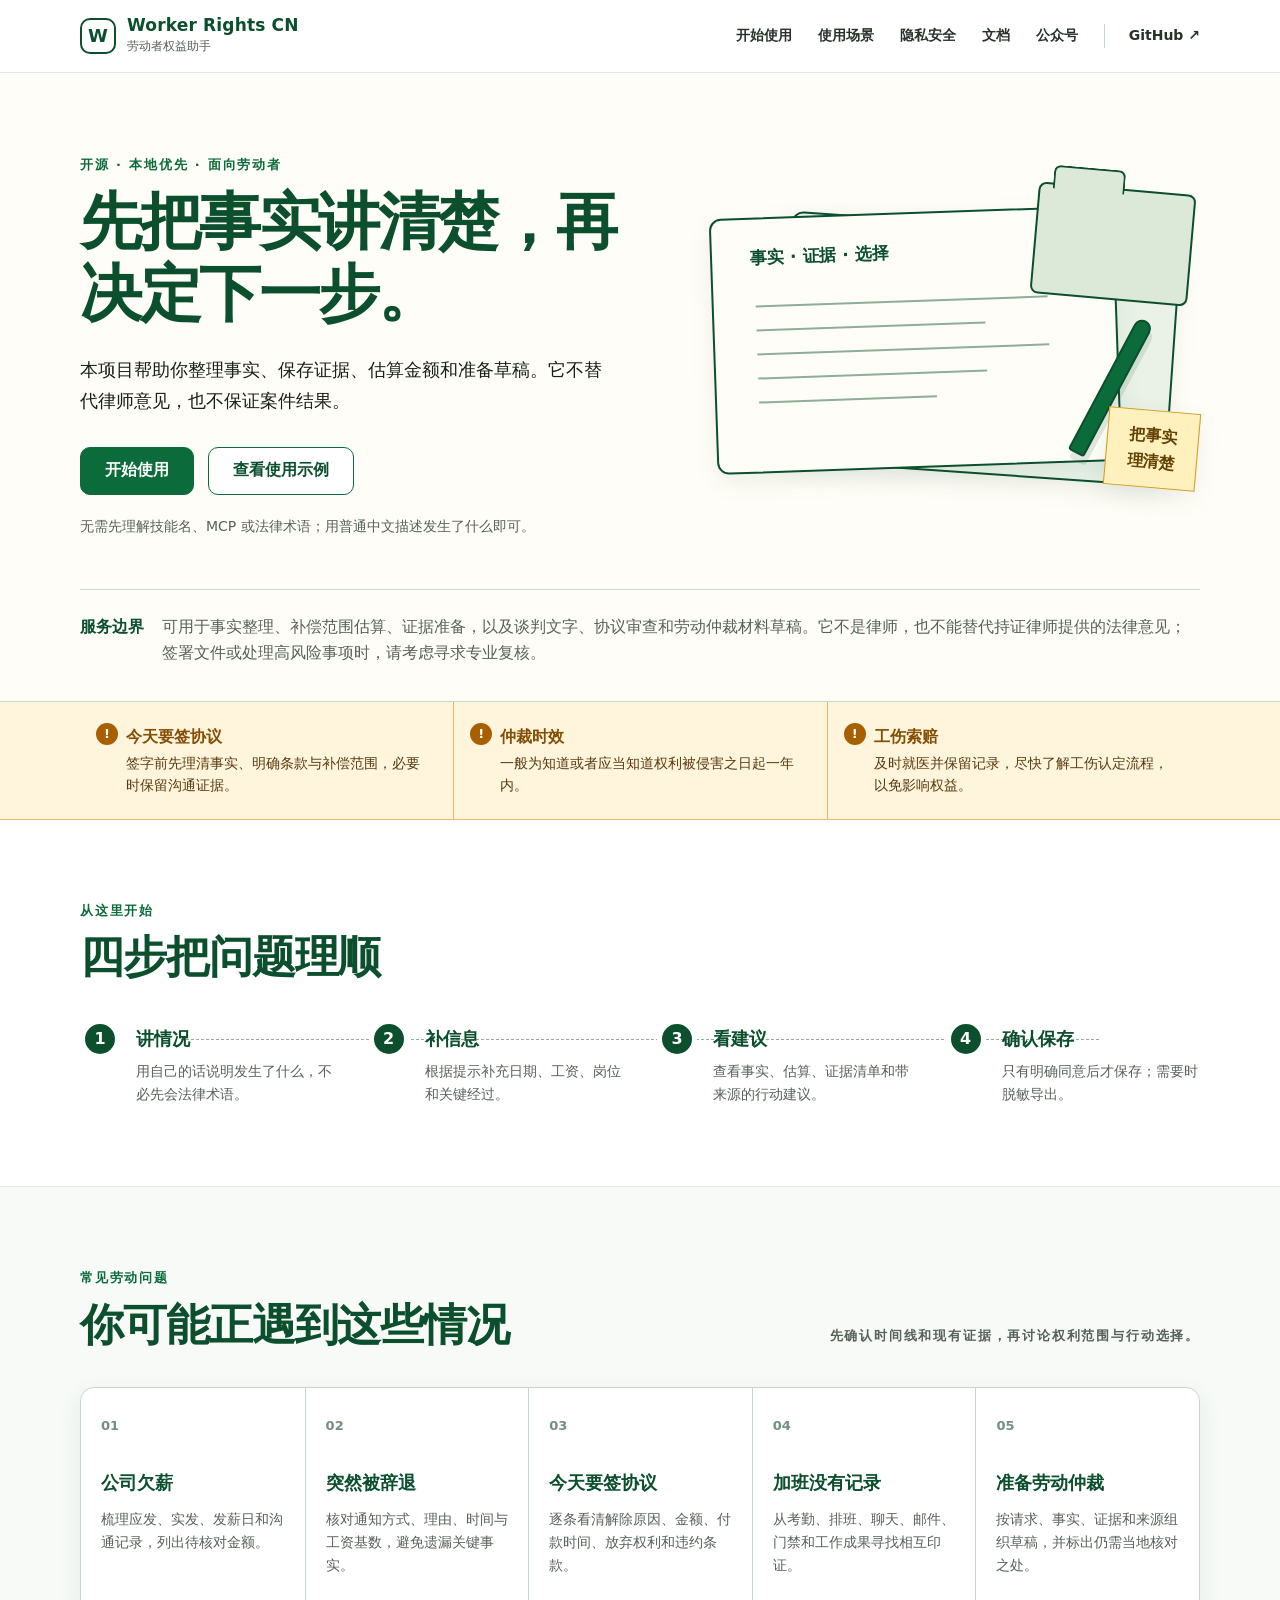
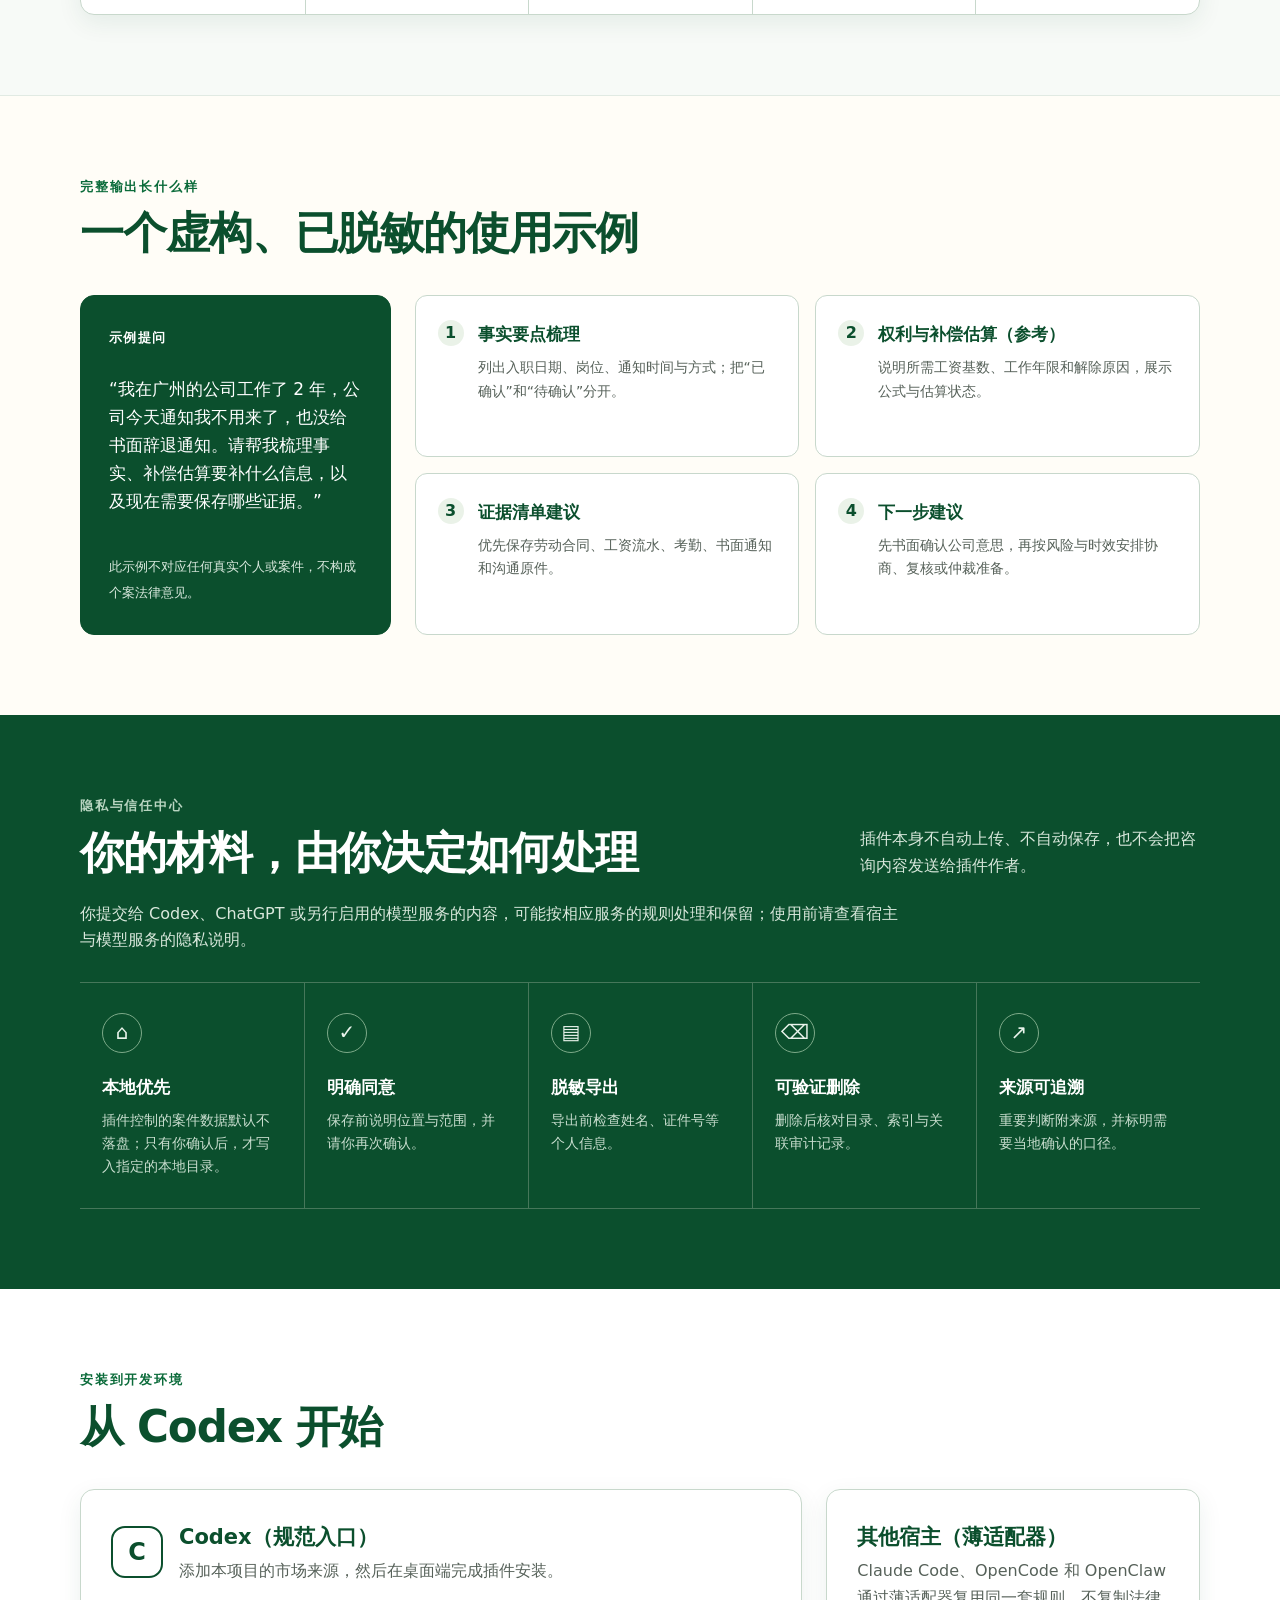
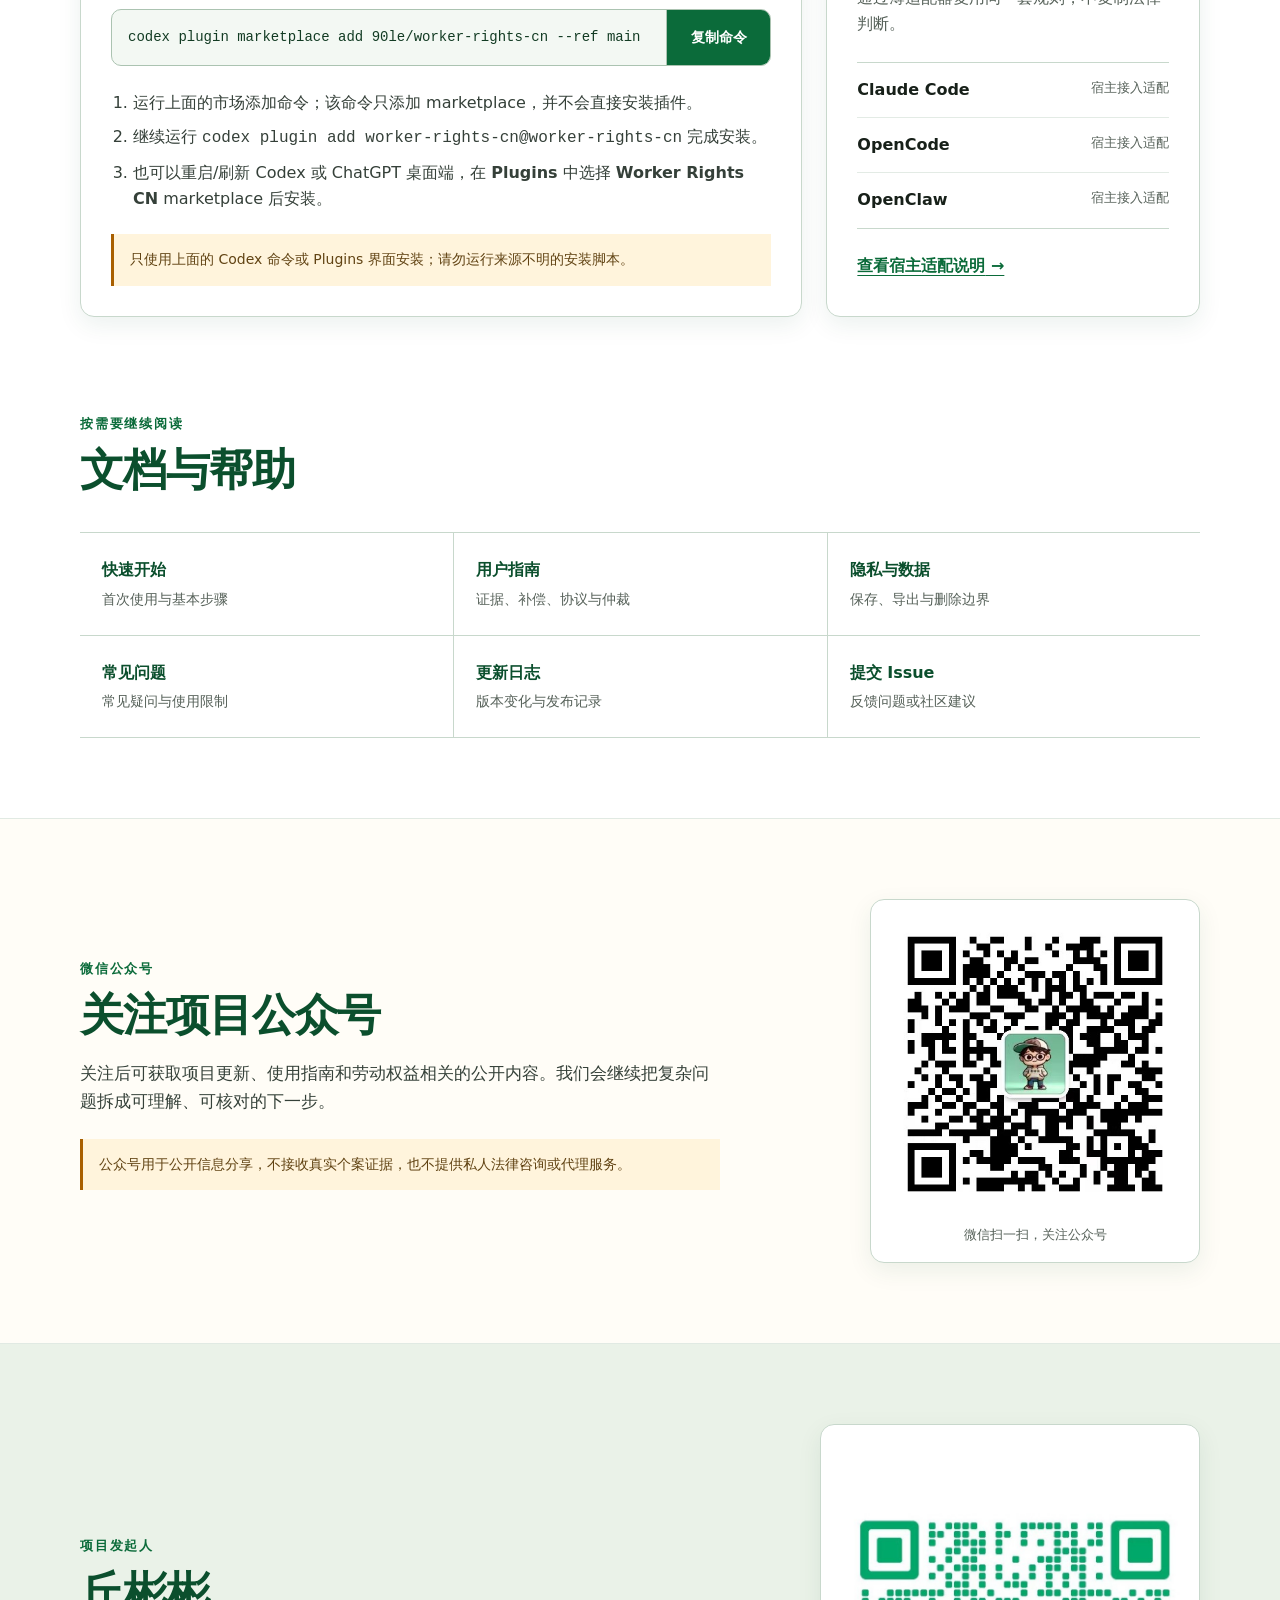
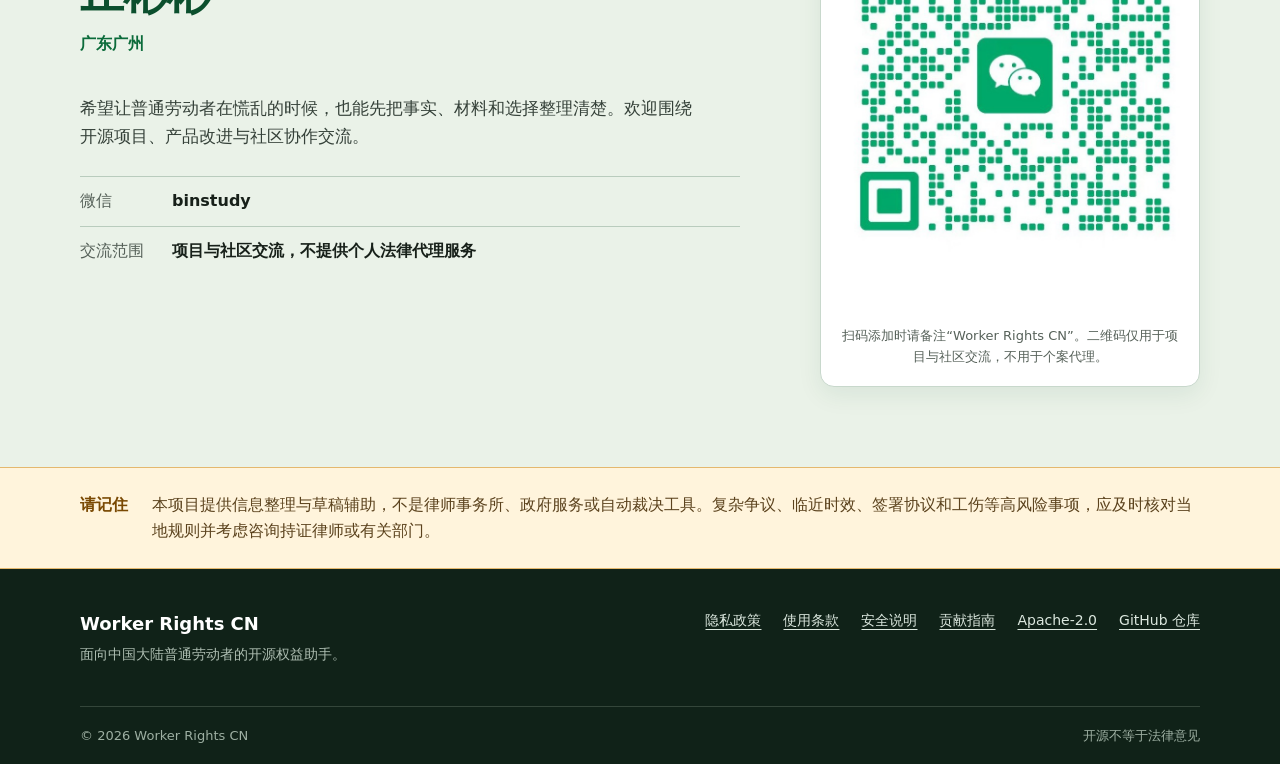
<file: site/index.html>
<!doctype html>
<html lang="zh-CN">
<head>
  <meta charset="utf-8">
  <meta name="viewport" content="width=device-width, initial-scale=1">
  <title>Worker Rights CN · 劳动者权益助手</title>
  <meta name="description" content="面向中国大陆普通劳动者的开源权益助手：整理事实、保存证据、估算金额和准备草稿。">
  <link rel="canonical" href="https://90le.github.io/worker-rights-cn/">
  <meta property="og:type" content="website">
  <meta property="og:title" content="Worker Rights CN · 劳动者权益助手">
  <meta property="og:description" content="先把事实讲清楚，再决定下一步。">
  <meta property="og:url" content="https://90le.github.io/worker-rights-cn/">
  <link rel="icon" href="assets/favicon.svg" type="image/svg+xml">
  <link rel="stylesheet" href="styles.css">
  <script src="script.js" defer></script>
</head>
<body>
  <a class="skip-link" href="#main-content">跳到主要内容</a>

  <header class="site-header">
    <div class="shell header-inner">
      <a class="brand" href="#top" aria-label="Worker Rights CN 首页">
        <span class="brand-mark" aria-hidden="true">W</span>
        <span><strong>Worker Rights CN</strong><small>劳动者权益助手</small></span>
      </a>
      <nav aria-label="主要导航">
        <a href="#start">开始使用</a>
        <a href="#scenarios">使用场景</a>
        <a href="#privacy">隐私安全</a>
        <a href="#docs">文档</a>
        <a href="#official-account">公众号</a>
        <a class="github-link" href="https://github.com/90le/worker-rights-cn">GitHub<span aria-hidden="true"> ↗</span></a>
      </nav>
    </div>
  </header>

  <main id="main-content">
    <section class="hero" id="top" aria-labelledby="hero-title">
      <div class="shell hero-grid">
        <div class="hero-copy">
          <p class="project-label">开源 · 本地优先 · 面向劳动者</p>
          <h1 id="hero-title">先把事实讲清楚，再决定下一步。</h1>
          <p class="hero-lead">本项目帮助你整理事实、保存证据、估算金额和准备草稿。它不替代律师意见，也不保证案件结果。</p>
          <div class="hero-actions">
            <a class="button button-primary" href="#install">开始使用</a>
            <a class="button button-secondary" href="#example">查看使用示例</a>
          </div>
          <p class="hero-note">无需先理解技能名、MCP 或法律术语；用普通中文描述发生了什么即可。</p>
        </div>
        <div class="hero-art" aria-hidden="true">
          <div class="paper-stack paper-back"></div>
          <div class="paper-stack paper-front">
            <span class="paper-line line-long"></span><span class="paper-line"></span><span class="paper-line line-long"></span>
            <span class="paper-line"></span><span class="paper-line line-short"></span>
          </div>
          <div class="folder-shape"></div>
          <div class="pen-shape"></div>
          <div class="sticky-note">把事实<br>理清楚</div>
        </div>
      </div>
      <div class="shell boundary" aria-label="服务边界">
        <strong>服务边界</strong>
        <p>可用于事实整理、补偿范围估算、证据准备，以及谈判文字、协议审查和劳动仲裁材料草稿。它不是律师，也不能替代持证律师提供的法律意见；签署文件或处理高风险事项时，请考虑寻求专业复核。</p>
      </div>
    </section>

    <aside class="urgent-strip" aria-label="紧急提醒">
      <div class="shell urgent-grid">
        <article><strong>今天要签协议</strong><p>签字前先理清事实、明确条款与补偿范围，必要时保留沟通证据。</p></article>
        <article><strong>仲裁时效</strong><p>一般为知道或者应当知道权利被侵害之日起一年内。</p></article>
        <article><strong>工伤索赔</strong><p>及时就医并保留记录，尽快了解工伤认定流程，以免影响权益。</p></article>
      </div>
    </aside>

    <section class="section workflow" id="start" aria-labelledby="workflow-title">
      <div class="shell">
        <div class="section-heading"><p>从这里开始</p><h2 id="workflow-title">四步把问题理顺</h2></div>
        <ol class="step-rail">
          <li><span class="step-number">1</span><div><h3>讲情况</h3><p>用自己的话说明发生了什么，不必先会法律术语。</p></div></li>
          <li><span class="step-number">2</span><div><h3>补信息</h3><p>根据提示补充日期、工资、岗位和关键经过。</p></div></li>
          <li><span class="step-number">3</span><div><h3>看建议</h3><p>查看事实、估算、证据清单和带来源的行动建议。</p></div></li>
          <li><span class="step-number">4</span><div><h3>确认保存</h3><p>只有明确同意后才保存；需要时脱敏导出。</p></div></li>
        </ol>
      </div>
    </section>

    <section class="section scenarios" id="scenarios" aria-labelledby="scenarios-title">
      <div class="shell">
        <div class="section-heading split-heading"><div><p>常见劳动问题</p><h2 id="scenarios-title">你可能正遇到这些情况</h2></div><p>先确认时间线和现有证据，再讨论权利范围与行动选择。</p></div>
        <div class="scenario-list">
          <article><span>01</span><div><h3>公司欠薪</h3><p>梳理应发、实发、发薪日和沟通记录，列出待核对金额。</p></div></article>
          <article><span>02</span><div><h3>突然被辞退</h3><p>核对通知方式、理由、时间与工资基数，避免遗漏关键事实。</p></div></article>
          <article><span>03</span><div><h3>今天要签协议</h3><p>逐条看清解除原因、金额、付款时间、放弃权利和违约条款。</p></div></article>
          <article><span>04</span><div><h3>加班没有记录</h3><p>从考勤、排班、聊天、邮件、门禁和工作成果寻找相互印证。</p></div></article>
          <article><span>05</span><div><h3>准备劳动仲裁</h3><p>按请求、事实、证据和来源组织草稿，并标出仍需当地核对之处。</p></div></article>
        </div>
      </div>
    </section>

    <section class="section example" id="example" aria-labelledby="example-title">
      <div class="shell">
        <div class="section-heading"><p>完整输出长什么样</p><h2 id="example-title">一个虚构、已脱敏的使用示例</h2></div>
        <div class="example-layout">
          <aside class="sample-prompt">
            <span>示例提问</span>
            <p>“我在广州的公司工作了 2 年，公司今天通知我不用来了，也没给书面辞退通知。请帮我梳理事实、补偿估算要补什么信息，以及现在需要保存哪些证据。”</p>
            <small>此示例不对应任何真实个人或案件，不构成个案法律意见。</small>
          </aside>
          <div class="answer-grid" aria-label="示例回答的四个部分">
            <article><b>1</b><h3>事实要点梳理</h3><p>列出入职日期、岗位、通知时间与方式；把“已确认”和“待确认”分开。</p></article>
            <article><b>2</b><h3>权利与补偿估算（参考）</h3><p>说明所需工资基数、工作年限和解除原因，展示公式与估算状态。</p></article>
            <article><b>3</b><h3>证据清单建议</h3><p>优先保存劳动合同、工资流水、考勤、书面通知和沟通原件。</p></article>
            <article><b>4</b><h3>下一步建议</h3><p>先书面确认公司意思，再按风险与时效安排协商、复核或仲裁准备。</p></article>
          </div>
        </div>
      </div>
    </section>

    <section class="section trust" id="privacy" aria-labelledby="privacy-title">
      <div class="shell">
        <div class="section-heading light-heading"><p>隐私与信任中心</p><h2 id="privacy-title">你的材料，由你决定如何处理</h2><span>插件本身不自动上传、不自动保存，也不会把咨询内容发送给插件作者。</span></div>
        <p class="host-privacy-note">你提交给 Codex、ChatGPT 或另行启用的模型服务的内容，可能按相应服务的规则处理和保留；使用前请查看宿主与模型服务的隐私说明。</p>
        <div class="trust-rail">
          <article><span aria-hidden="true">⌂</span><h3>本地优先</h3><p>插件控制的案件数据默认不落盘；只有你确认后，才写入指定的本地目录。</p></article>
          <article><span aria-hidden="true">✓</span><h3>明确同意</h3><p>保存前说明位置与范围，并请你再次确认。</p></article>
          <article><span aria-hidden="true">▤</span><h3>脱敏导出</h3><p>导出前检查姓名、证件号等个人信息。</p></article>
          <article><span aria-hidden="true">⌫</span><h3>可验证删除</h3><p>删除后核对目录、索引与关联审计记录。</p></article>
          <article><span aria-hidden="true">↗</span><h3>来源可追溯</h3><p>重要判断附来源，并标明需要当地确认的口径。</p></article>
        </div>
      </div>
    </section>

    <section class="section install" id="install" aria-labelledby="install-title">
      <div class="shell">
        <div class="section-heading"><p>安装到开发环境</p><h2 id="install-title">从 Codex 开始</h2></div>
        <div class="install-layout">
          <article class="codex-card">
            <div><span class="host-logo" aria-hidden="true">C</span><div><h3>Codex（规范入口）</h3><p>添加本项目的市场来源，然后在桌面端完成插件安装。</p></div></div>
            <div class="command-row">
              <code>codex plugin marketplace add 90le/worker-rights-cn --ref main</code>
              <button type="button" onclick="copyInstallCommand(this)" aria-label="复制 Codex 市场命令">复制命令</button>
            </div>
            <ol>
              <li>运行上面的市场添加命令；该命令只添加 marketplace，并不会直接安装插件。</li>
              <li>继续运行 <code>codex plugin add worker-rights-cn@worker-rights-cn</code> 完成安装。</li>
              <li>也可以重启/刷新 Codex 或 ChatGPT 桌面端，在 <strong>Plugins</strong> 中选择 <strong>Worker Rights CN</strong> marketplace 后安装。</li>
            </ol>
            <p class="install-warning">只使用上面的 Codex 命令或 Plugins 界面安装；请勿运行来源不明的安装脚本。</p>
          </article>
          <div class="adapter-panel">
            <h3>其他宿主（薄适配器）</h3>
            <p>Claude Code、OpenCode 和 OpenClaw 通过薄适配器复用同一套规则，不复制法律判断。</p>
            <ul><li><strong>Claude Code</strong><span>宿主接入适配</span></li><li><strong>OpenCode</strong><span>宿主接入适配</span></li><li><strong>OpenClaw</strong><span>宿主接入适配</span></li></ul>
            <a href="https://github.com/90le/worker-rights-cn/blob/main/plugins/worker-rights-cn/adapters/README.md">查看宿主适配说明<span aria-hidden="true"> →</span></a>
          </div>
        </div>
      </div>
    </section>

    <section class="section docs" id="docs" aria-labelledby="docs-title">
      <div class="shell">
        <div class="section-heading"><p>按需要继续阅读</p><h2 id="docs-title">文档与帮助</h2></div>
        <div class="doc-links">
          <a href="https://github.com/90le/worker-rights-cn/blob/main/docs/%E5%BF%AB%E9%80%9F%E5%BC%80%E5%A7%8B.md"><strong>快速开始</strong><span>首次使用与基本步骤</span></a>
          <a href="https://github.com/90le/worker-rights-cn/tree/main/docs"><strong>用户指南</strong><span>证据、补偿、协议与仲裁</span></a>
          <a href="https://github.com/90le/worker-rights-cn/blob/main/docs/%E9%9A%90%E7%A7%81%E4%B8%8E%E6%9C%AC%E5%9C%B0%E5%AD%98%E5%82%A8.md"><strong>隐私与数据</strong><span>保存、导出与删除边界</span></a>
          <a href="https://github.com/90le/worker-rights-cn/blob/main/docs/%E5%B8%B8%E8%A7%81%E9%97%AE%E9%A2%98.md"><strong>常见问题</strong><span>常见疑问与使用限制</span></a>
          <a href="https://github.com/90le/worker-rights-cn/blob/main/CHANGELOG.md"><strong>更新日志</strong><span>版本变化与发布记录</span></a>
          <a href="https://github.com/90le/worker-rights-cn/issues"><strong>提交 Issue</strong><span>反馈问题或社区建议</span></a>
        </div>
      </div>
    </section>

    <section class="section official-account" id="official-account" aria-labelledby="official-account-title">
      <div class="shell official-account-layout">
        <div class="official-account-copy">
          <p class="project-label">微信公众号</p>
          <h2 id="official-account-title">关注项目公众号</h2>
          <p>关注后可获取项目更新、使用指南和劳动权益相关的公开内容。我们会继续把复杂问题拆成可理解、可核对的下一步。</p>
          <p class="official-account-note">公众号用于公开信息分享，不接收真实个案证据，也不提供私人法律咨询或代理服务。</p>
        </div>
        <figure class="official-account-qr">
          <img src="assets/official-account-qr.jpg" alt="Worker Rights CN 公众号二维码" width="430" height="430">
          <figcaption>微信扫一扫，关注公众号</figcaption>
        </figure>
      </div>
    </section>

    <section class="section author" aria-labelledby="author-title">
      <div class="shell author-layout">
        <div class="author-copy">
          <p>项目发起人</p>
          <h2 id="author-title">丘彬彬</h2>
          <span class="location">广东广州</span>
          <p>希望让普通劳动者在慌乱的时候，也能先把事实、材料和选择整理清楚。欢迎围绕开源项目、产品改进与社区协作交流。</p>
          <dl><div><dt>微信</dt><dd>binstudy</dd></div><div><dt>交流范围</dt><dd>项目与社区交流，不提供个人法律代理服务</dd></div></dl>
        </div>
        <figure class="author-contact">
          <img class="author-image" src="assets/author-wechat.jpg" alt="丘彬彬的微信联系二维码" width="708" height="720">
          <figcaption>扫码添加时请备注“Worker Rights CN”。二维码仅用于项目与社区交流，不用于个案代理。</figcaption>
        </figure>
      </div>
    </section>

    <aside class="closing-boundary">
      <div class="shell"><strong>请记住</strong><p>本项目提供信息整理与草稿辅助，不是律师事务所、政府服务或自动裁决工具。复杂争议、临近时效、签署协议和工伤等高风险事项，应及时核对当地规则并考虑咨询持证律师或有关部门。</p></div>
    </aside>
  </main>

  <footer class="site-footer">
    <div class="shell footer-top">
      <div><strong>Worker Rights CN</strong><p>面向中国大陆普通劳动者的开源权益助手。</p></div>
      <nav aria-label="政策与社区链接">
        <a href="https://90le.github.io/worker-rights-cn/privacy.html">隐私政策</a>
        <a href="https://90le.github.io/worker-rights-cn/terms.html">使用条款</a>
        <a href="https://90le.github.io/worker-rights-cn/security.html">安全说明</a>
        <a href="https://github.com/90le/worker-rights-cn/blob/main/CONTRIBUTING.md">贡献指南</a>
        <a href="https://github.com/90le/worker-rights-cn/blob/main/LICENSE">Apache-2.0</a>
        <a href="https://github.com/90le/worker-rights-cn">GitHub 仓库</a>
      </nav>
    </div>
    <div class="shell footer-bottom"><span>© 2026 Worker Rights CN</span><span>开源不等于法律意见</span></div>
  </footer>
</body>
</html>
</file>
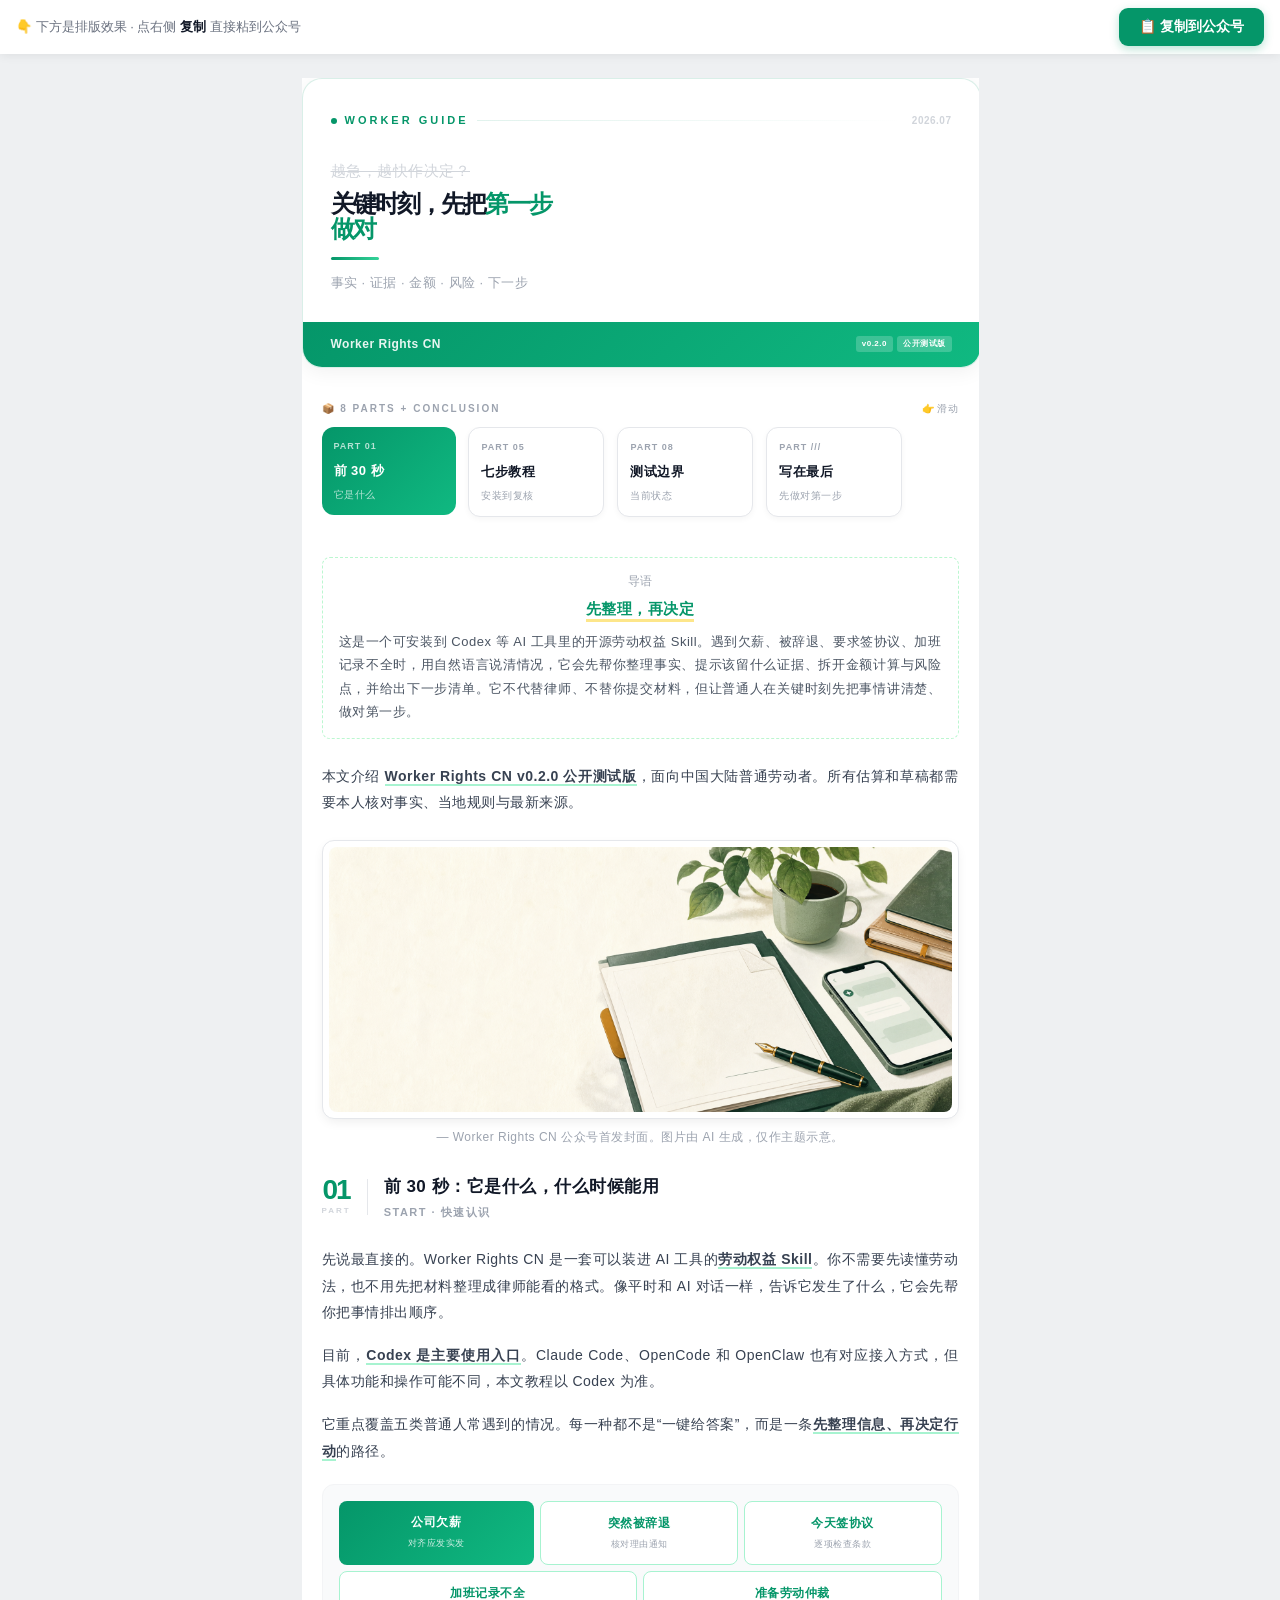
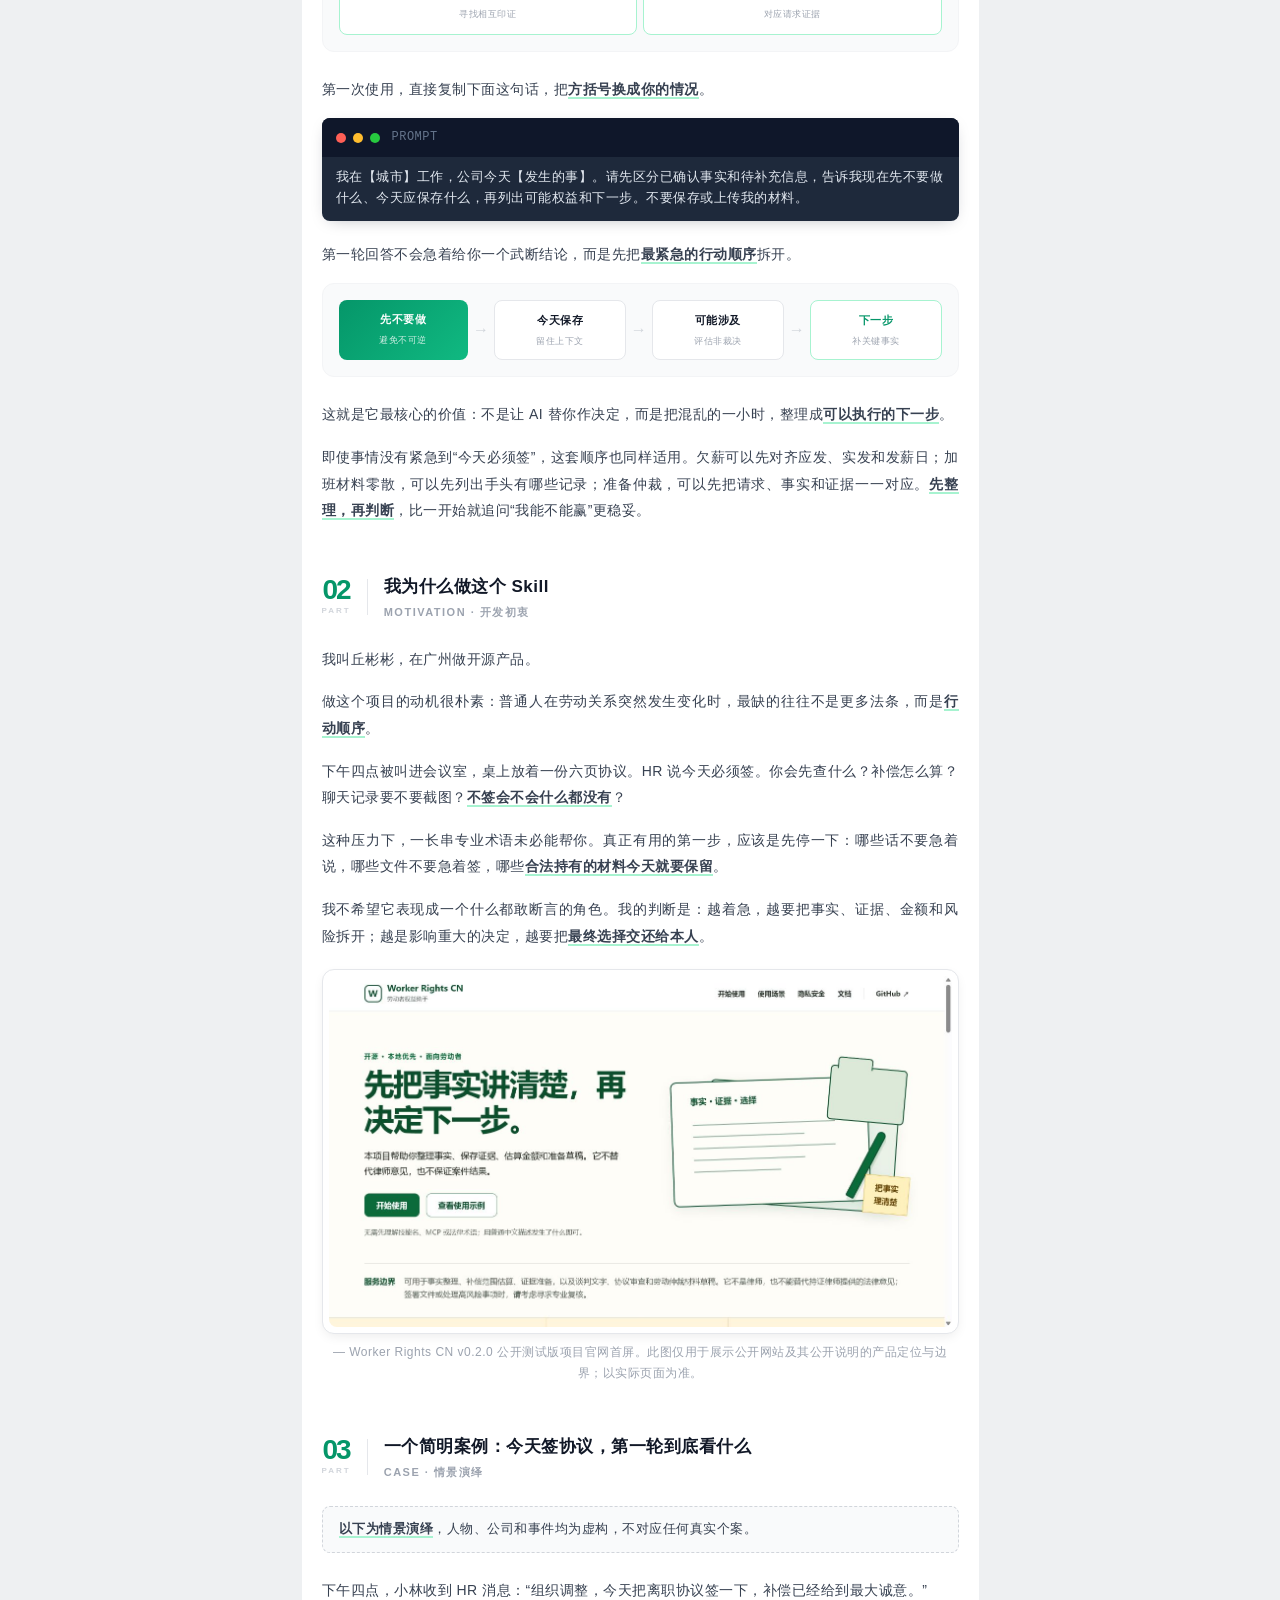
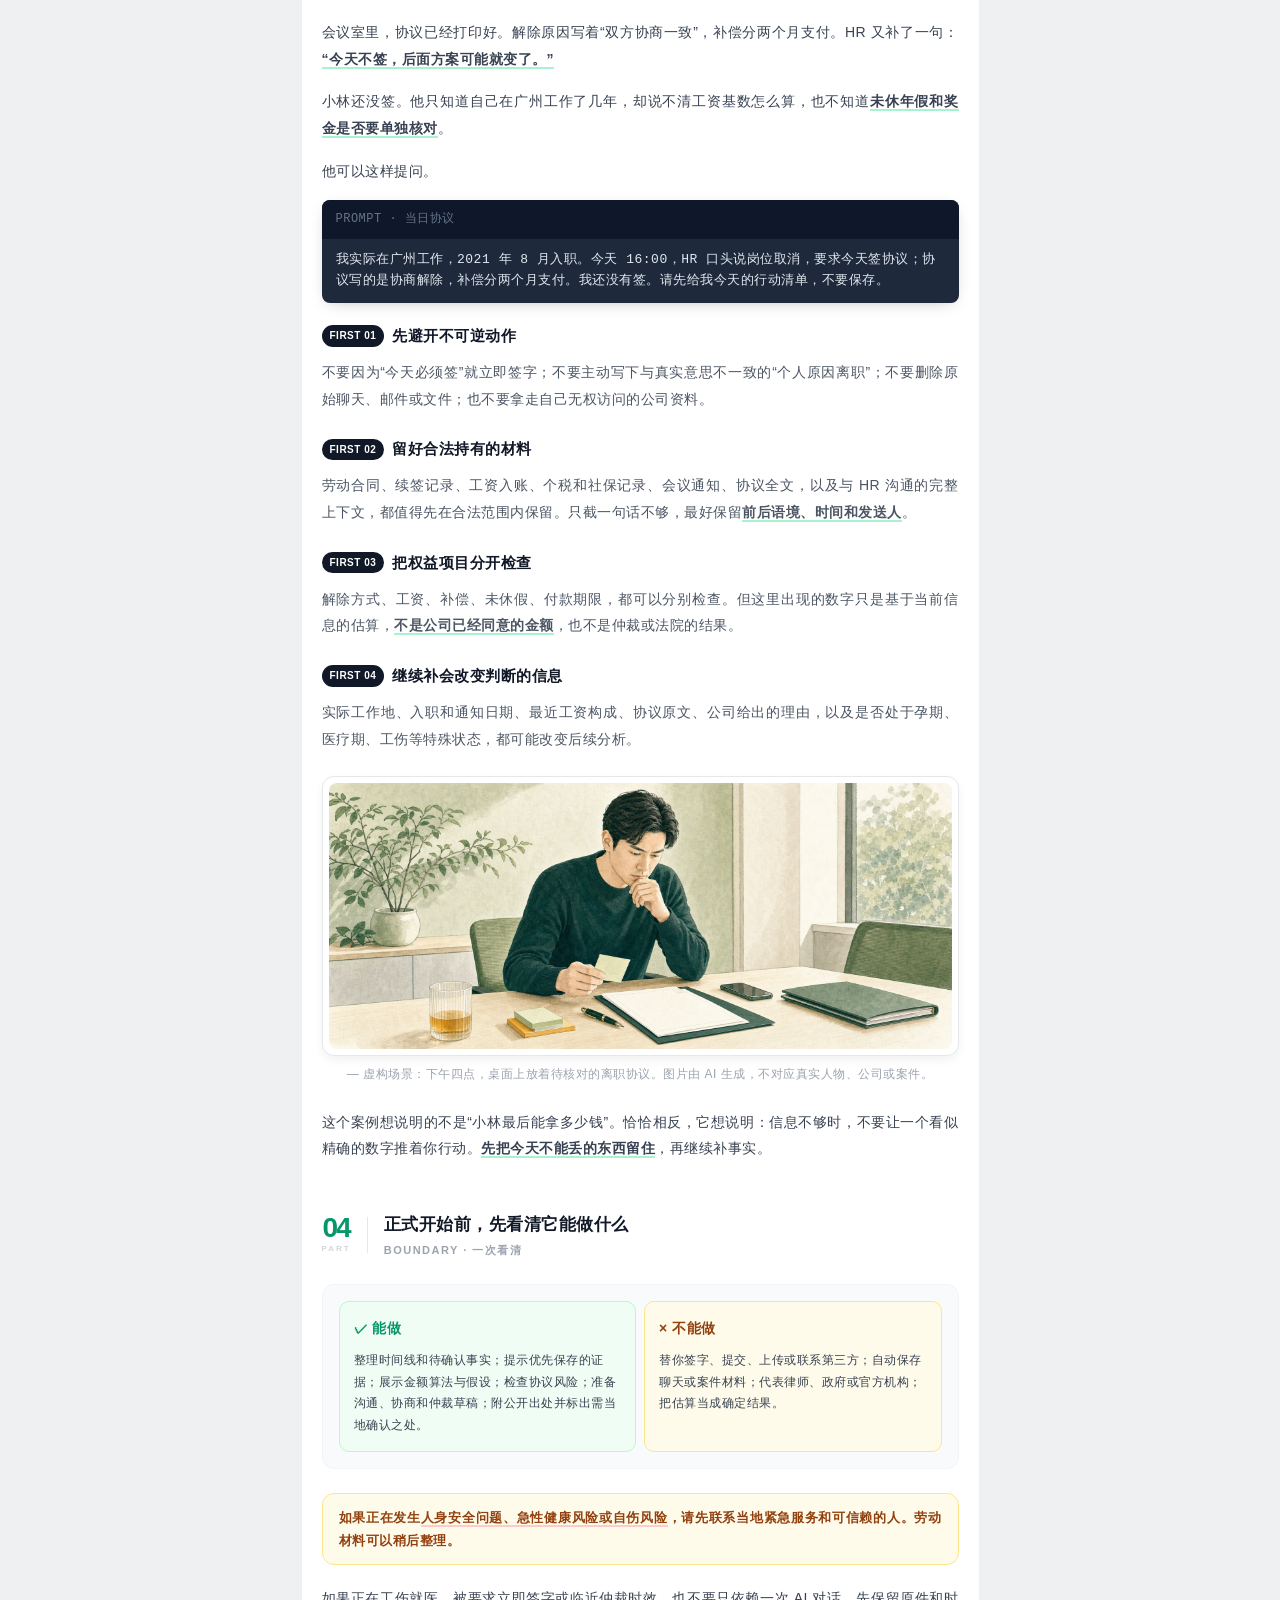
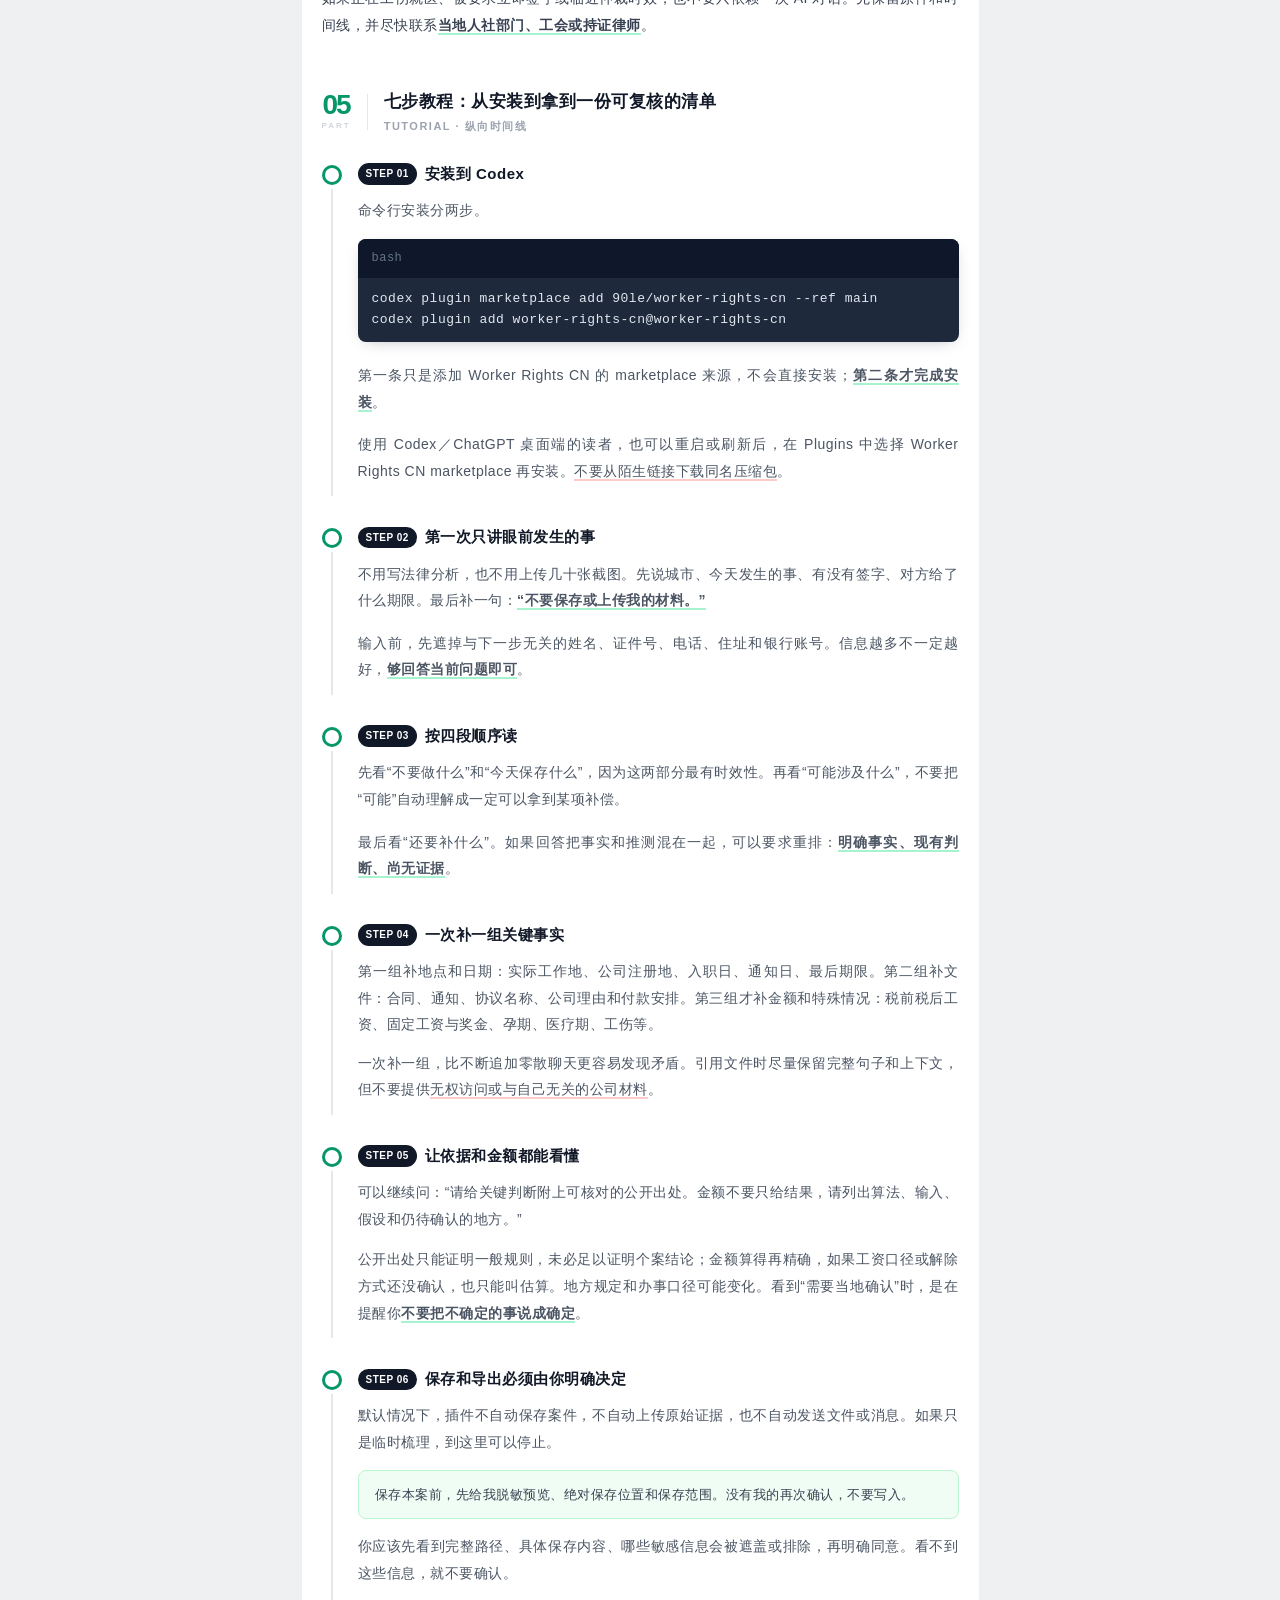
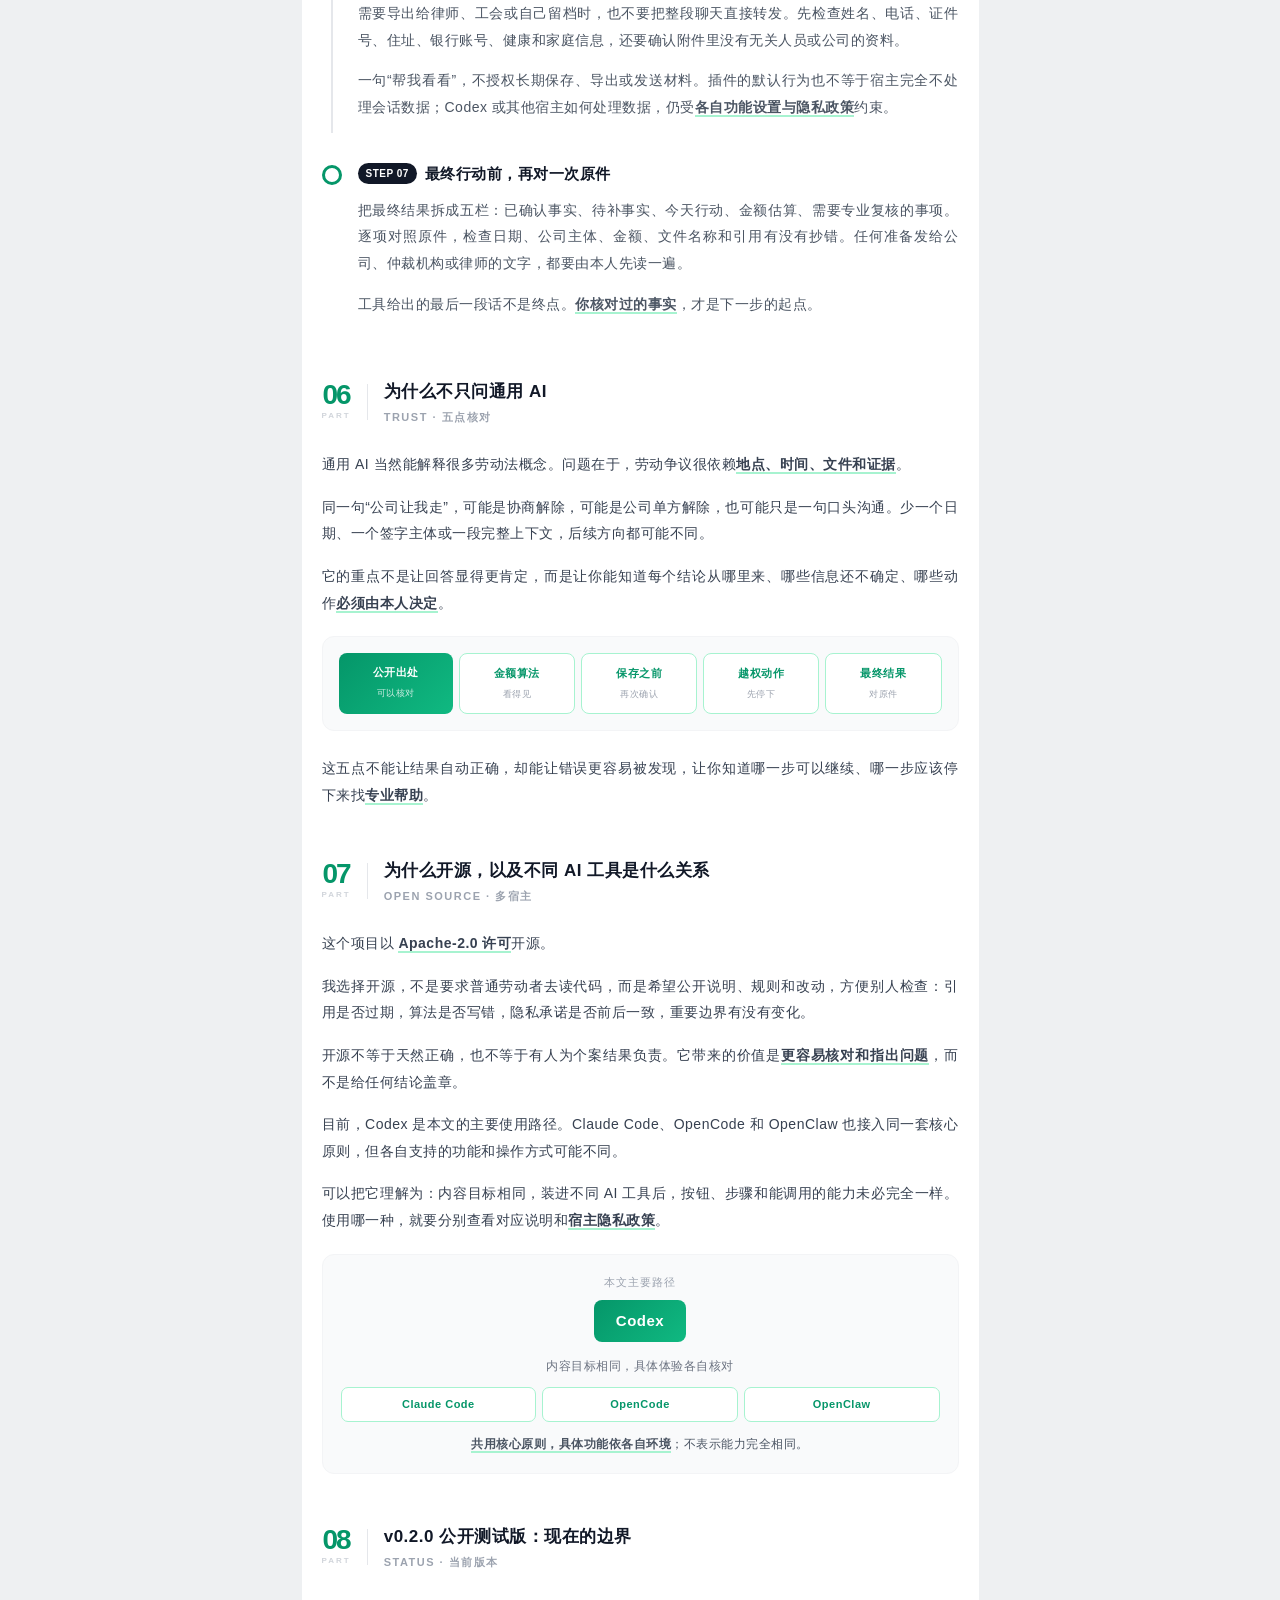
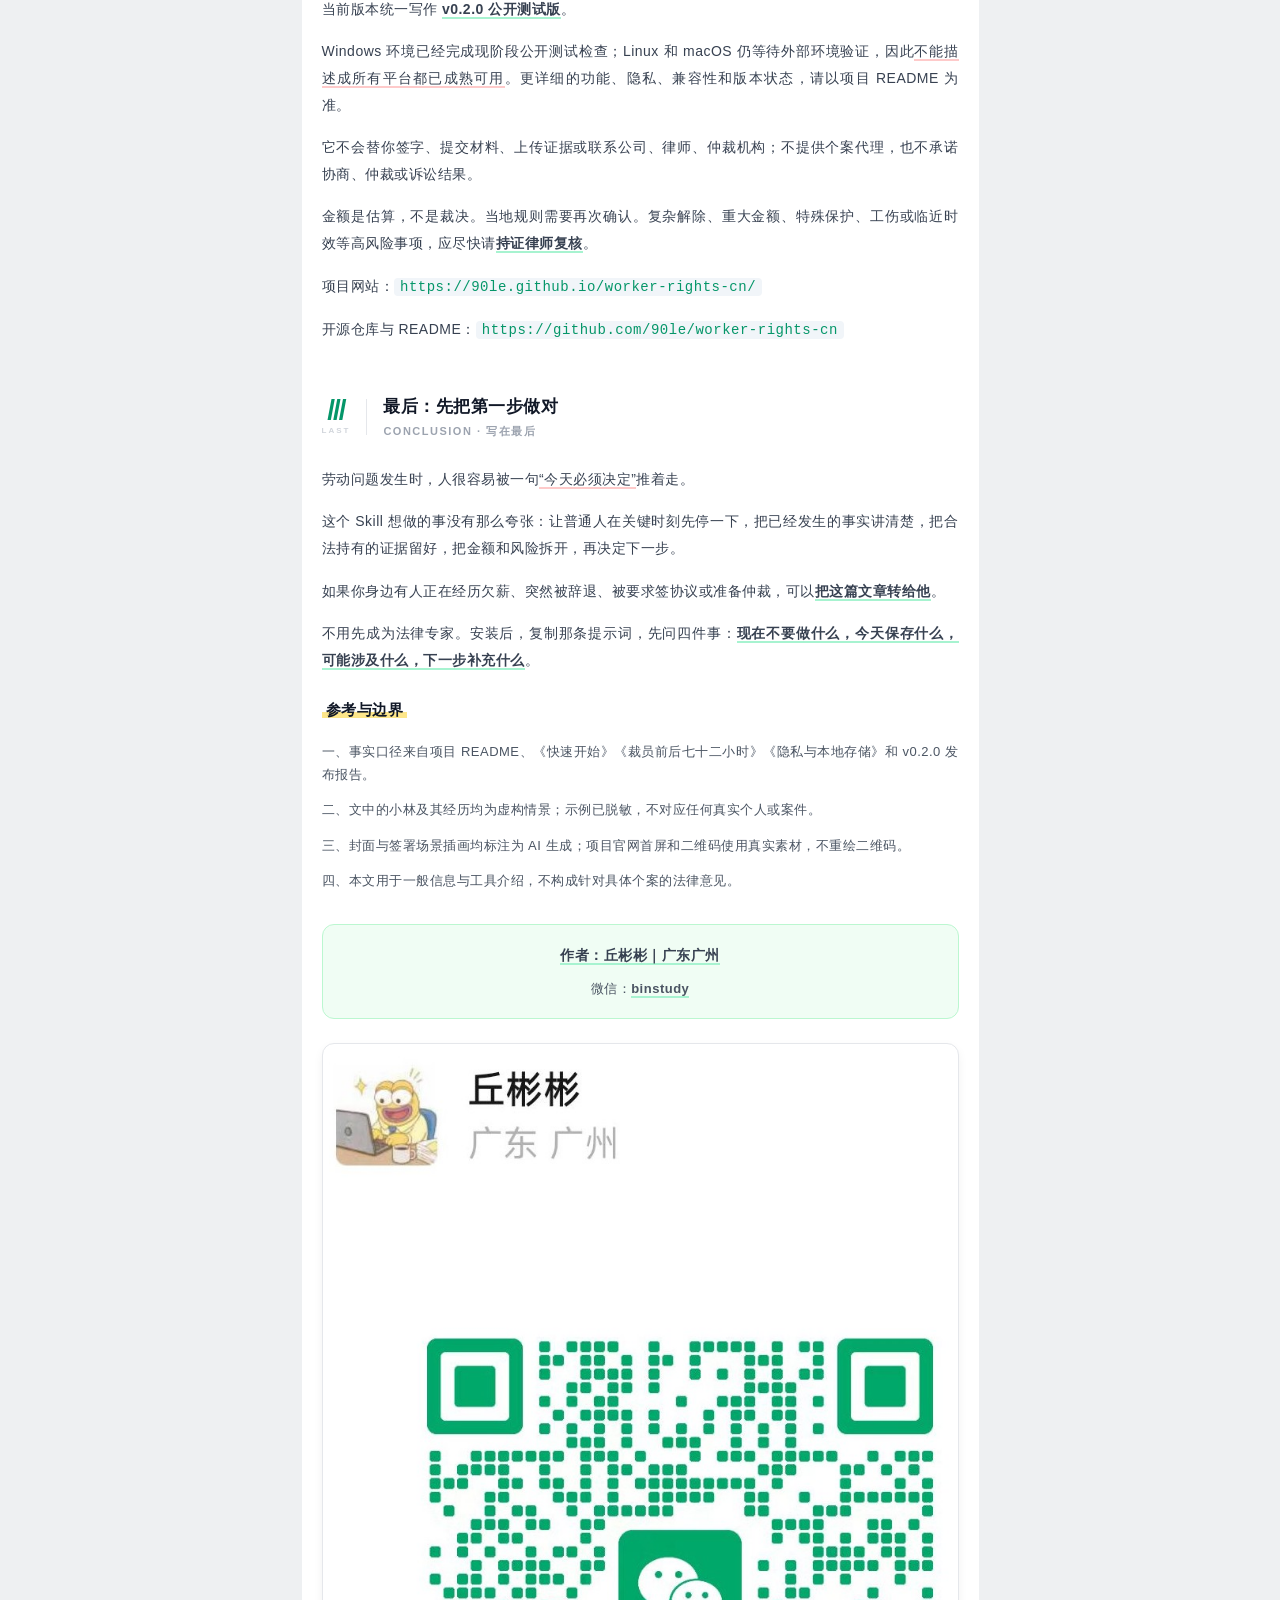
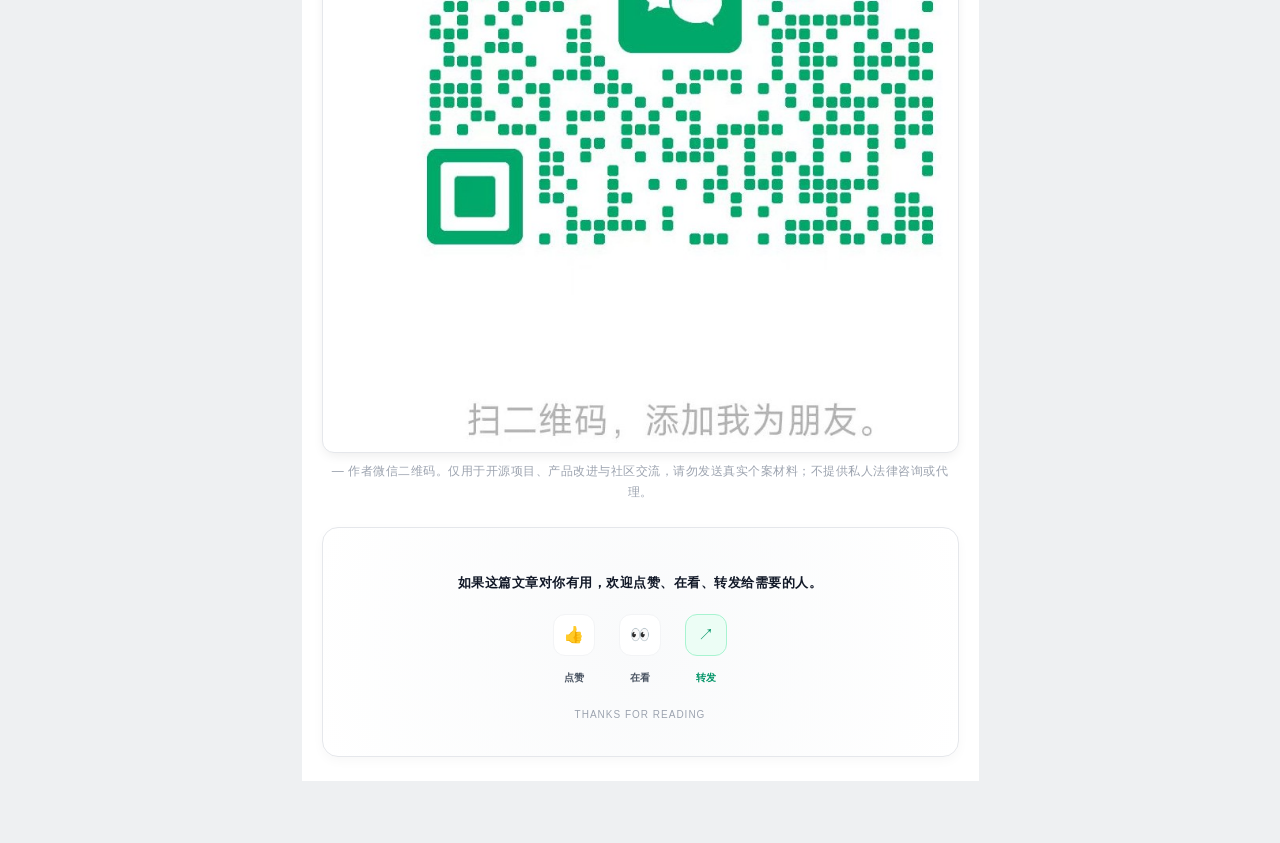
<file: docs/公众号首发文章_排版_摸鱼绿(moyu-green)_预览.html>
<!DOCTYPE html>
<html lang="zh-CN">
<head>
<meta charset="UTF-8">
<meta name="viewport" content="width=device-width, initial-scale=1">
<title>公众号首发文章_排版_摸鱼绿(moyu-green) · 公众号排版预览</title>
<style>
  body{margin:0;background:#eef0f2;font-family:-apple-system,BlinkMacSystemFont,'PingFang SC','Hiragino Sans GB','Microsoft YaHei',sans-serif;-webkit-text-size-adjust:100%;}
  .gzh-toolbar{position:fixed;top:0;left:0;right:0;height:54px;background:#ffffff;box-shadow:0 1px 10px rgba(0,0,0,.08);display:flex;align-items:center;justify-content:space-between;padding:0 16px;z-index:99;}
  .gzh-hint{font-size:13px;color:#6b7280;line-height:1.4;}
  .gzh-hint b{color:#111827;}
  .gzh-copy{background:#059669;color:#fff;border:0;border-radius:9px;padding:10px 20px;font-size:14px;font-weight:700;cursor:pointer;box-shadow:0 3px 10px rgba(5,150,105,.28);white-space:nowrap;transition:transform .08s,background .15s;}
  .gzh-copy:hover{background:#047857;}
  .gzh-copy:active{transform:translateY(1px);}
  .gzh-toast{position:fixed;top:66px;left:50%;transform:translateX(-50%);background:#111827;color:#fff;padding:11px 20px;border-radius:10px;font-size:14px;font-weight:600;opacity:0;pointer-events:none;transition:opacity .25s;z-index:100;box-shadow:0 6px 20px rgba(0,0,0,.25);max-width:88vw;text-align:center;}
  .gzh-toast.show{opacity:1;}
  .gzh-stage{max-width:700px;margin:78px auto 64px;padding:0 8px;}
  @media(max-width:520px){.gzh-hint{max-width:150px;}}
</style>
</head>
<body>
<div class="gzh-toolbar">
  <span class="gzh-hint">👇 下方是排版效果 · 点右侧 <b>复制</b> 直接粘到公众号</span>
  <button class="gzh-copy" id="gzhCopyBtn" onclick="gzhCopy()">📋 复制到公众号</button>
</div>
<div class="gzh-toast" id="gzhToast"></div>
<div class="gzh-stage">
  <div id="gzh-content">
<section style="max-width:677px;margin:0 auto;background:#ffffff;font-family:-apple-system,BlinkMacSystemFont,'PingFang SC','Hiragino Sans GB','Microsoft YaHei',sans-serif;color:#374151;line-height:1.75;letter-spacing:0.5px;overflow-x:hidden;">
  <section style="margin:0 0 32px;background:#fff;border:1.5px solid rgba(5,150,105,0.15);border-radius:20px;overflow:hidden;box-shadow:0 4px 20px rgba(0,0,0,0.06);width:100%;">
    <section style="padding:32px 28px 28px;">
      <section style="display:flex;align-items:center;gap:8px;margin-bottom:28px;"><span style="width:6px;height:6px;background:#059669;border-radius:50%;"><span leaf=""><br></span></span><span style="font-size:11px;font-weight:700;letter-spacing:3px;color:#059669;"><span leaf="">WORKER GUIDE</span></span><section style="flex:1;height:1px;overflow:hidden;background:linear-gradient(to right,rgba(5,150,105,0.12),transparent);"><span leaf=""><br></span></section><span style="font-size:10px;color:#D1D5DB;font-weight:600;"><span leaf="">2026.07</span></span></section>
      <p style="font-size:15px;color:#D1D5DB;margin:0 0 6px;text-decoration:line-through;letter-spacing:0.5px;"><span leaf="">越急，越快作决定？</span></p>
      <p style="font-size:24px;font-weight:900;color:#111827;margin:0;line-height:1.05;letter-spacing:-2px;"><span leaf="">关键时刻，先把</span><span style="color:#059669;"><span leaf="">第一步</span></span></p>
      <p style="font-size:24px;font-weight:900;color:#059669;margin:0 0 16px;line-height:1.05;letter-spacing:-2px;"><span leaf="">做对</span></p>
      <section style="width:48px;height:3px;background:linear-gradient(to right,#059669,#34D399);border-radius:2px;margin-bottom:12px;"><span leaf=""><br></span></section>
      <p style="font-size:13px;color:#9CA3AF;margin:0;line-height:1.7;letter-spacing:0.5px;"><span leaf="">事实 · 证据 · 金额 · 风险 · 下一步</span></p>
    </section>
    <section style="background:linear-gradient(135deg,#059669,#10B981);padding:12px 28px;display:flex;align-items:center;justify-content:space-between;"><p style="font-size:12px;color:rgba(255,255,255,0.9);margin:0;font-weight:600;"><span leaf="">Worker Rights CN</span></p><section style="display:flex;gap:4px;"><span style="background:rgba(255,255,255,0.2);padding:1px 6px;border-radius:3px;font-size:8px;color:#fff;font-weight:600;"><span leaf="">v0.2.0</span></span><span style="background:rgba(255,255,255,0.2);padding:1px 6px;border-radius:3px;font-size:8px;color:#fff;font-weight:600;"><span leaf="">公开测试版</span></span></section></section>
  </section>

  <section style="margin:0 20px 32px;">
    <section style="display:flex;align-items:center;justify-content:space-between;margin-bottom:10px;"><p style="font-size:10px;color:#9CA3AF;margin:0;text-transform:uppercase;letter-spacing:2px;font-weight:600;"><span leaf="">📦 8 Parts + Conclusion</span></p><p style="font-size:10px;color:#9CA3AF;margin:0;"><span leaf="">👉 滑动</span></p></section>
    <section style="overflow-x:scroll;-webkit-overflow-scrolling:touch;white-space:nowrap;padding-bottom:8px;">
      <section style="display:inline-block;white-space:normal;vertical-align:top;width:110px;background:linear-gradient(135deg,#059669,#10B981);border-radius:12px;padding:12px;margin-right:8px;"><p style="font-size:9px;font-weight:700;color:rgba(255,255,255,0.7);letter-spacing:1px;margin:0 0 5px;"><span leaf="">PART 01</span></p><p style="font-size:13px;font-weight:800;color:#fff;margin:0 0 3px;"><span leaf="">前 30 秒</span></p><p style="font-size:10px;color:rgba(255,255,255,0.7);margin:0;"><span leaf="">它是什么</span></p></section>
      <section style="display:inline-block;white-space:normal;vertical-align:top;width:110px;background:#fff;border:1px solid #E5E7EB;border-radius:12px;padding:12px;margin-right:8px;box-shadow:0 2px 6px rgba(0,0,0,0.04);"><p style="font-size:9px;font-weight:700;color:#9CA3AF;letter-spacing:1px;margin:0 0 5px;"><span leaf="">PART 05</span></p><p style="font-size:13px;font-weight:800;color:#111827;margin:0 0 3px;"><span leaf="">七步教程</span></p><p style="font-size:10px;color:#9CA3AF;margin:0;"><span leaf="">安装到复核</span></p></section>
      <section style="display:inline-block;white-space:normal;vertical-align:top;width:110px;background:#fff;border:1px solid #E5E7EB;border-radius:12px;padding:12px;margin-right:8px;box-shadow:0 2px 6px rgba(0,0,0,0.04);"><p style="font-size:9px;font-weight:700;color:#9CA3AF;letter-spacing:1px;margin:0 0 5px;"><span leaf="">PART 08</span></p><p style="font-size:13px;font-weight:800;color:#111827;margin:0 0 3px;"><span leaf="">测试边界</span></p><p style="font-size:10px;color:#9CA3AF;margin:0;"><span leaf="">当前状态</span></p></section>
      <section style="display:inline-block;white-space:normal;vertical-align:top;width:110px;background:#fff;border:1px solid #E5E7EB;border-radius:12px;padding:12px;box-shadow:0 2px 6px rgba(0,0,0,0.04);"><p style="font-size:9px;font-weight:700;color:#9CA3AF;letter-spacing:1px;margin:0 0 5px;"><span leaf="">PART ///</span></p><p style="font-size:13px;font-weight:800;color:#111827;margin:0 0 3px;"><span leaf="">写在最后</span></p><p style="font-size:10px;color:#9CA3AF;margin:0;"><span leaf="">先做对第一步</span></p></section>
    </section>
  </section>

  <section style="background:#FFF;border:1px dashed #BBF7D0;border-radius:8px;padding:14px 16px;margin:0 20px 24px;text-align:center;">
    <p style="font-size:12px;color:#9CA3AF;margin:0 0 6px;line-height:1.5;"><span leaf="">导语</span></p>
    <p style="margin:0 0 8px;line-height:1.6;"><span style="font-size:15px;color:#059669;font-weight:bold;border-bottom:3px solid #FDE68A;padding-bottom:2px;"><span leaf="">先整理，再决定</span></span></p>
    <p style="font-size:13px;color:#4B5563;margin:0;line-height:1.8;text-align:justify;"><span leaf="">这是一个可安装到 Codex 等 AI 工具里的开源劳动权益 Skill。遇到欠薪、被辞退、要求签协议、加班记录不全时，用自然语言说清情况，它会先帮你整理事实、提示该留什么证据、拆开金额计算与风险点，并给出下一步清单。它不代替律师、不替你提交材料，但让普通人在关键时刻先把事情讲清楚、做对第一步。</span></p>
  </section>
  <section style="padding:0 20px;margin-bottom:24px;"><p style="margin-bottom:16px;font-size:14px;line-height:1.9;text-align:justify;"><span leaf="">本文介绍 </span><span style="border-bottom:2px solid #A7F3D0;font-weight:600;"><span leaf="">Worker Rights CN v0.2.0 公开测试版</span></span><span leaf="">，面向中国大陆普通劳动者。所有估算和草稿都需要本人核对事实、当地规则与最新来源。</span></p></section>
  <section style="background:#FFF;border-radius:12px;padding:6px;border:1px solid #E5E7EB;box-shadow:0 4px 12px -2px rgba(0,0,0,0.08);margin:0 20px 8px;"><section style="margin:0;border-radius:8px;overflow:hidden;"><span leaf=""><img src="公众号素材/worker-rights-cn-wechat-cover.png" style="max-width:100%;height:auto;display:block;margin:0 auto;"></span></section></section>
  <p style="font-size:12px;color:#9CA3AF;text-align:center;margin:0 20px 24px;"><span leaf="">— Worker Rights CN 公众号首发封面。图片由 AI 生成，仅作主题示意。</span></p>
  <section style="margin-top:16px;margin-bottom:32px;padding:0 20px;">
    <section style="display:flex;align-items:center;gap:16px;margin-bottom:24px;"><section style="text-align:center;flex-shrink:0;"><p style="margin:0;font-size:28px;font-weight:900;color:#059669;line-height:1;letter-spacing:-2px;"><span leaf="">01</span></p><p style="margin:0;font-size:8px;font-weight:700;color:#D1D5DB;letter-spacing:2px;"><span leaf="">PART</span></p></section><span style="width:1px;height:36px;background:#E5E7EB;flex-shrink:0;"><span leaf=""><br></span></span><section><p style="margin:0 0 1px;font-size:17px;font-weight:900;color:#111827;"><span leaf="">前 30 秒：它是什么，什么时候能用</span></p><p style="margin:0;font-size:11px;font-weight:600;color:#9CA3AF;letter-spacing:1.5px;"><span leaf="">START · 快速认识</span></p></section></section>
    <p style="margin-bottom:16px;font-size:14px;line-height:1.9;text-align:justify;"><span leaf="">先说最直接的。Worker Rights CN 是一套可以装进 AI 工具的</span><span style="border-bottom:2px solid #A7F3D0;font-weight:600;"><span leaf="">劳动权益 Skill</span></span><span leaf="">。你不需要先读懂劳动法，也不用先把材料整理成律师能看的格式。像平时和 AI 对话一样，告诉它发生了什么，它会先帮你把事情排出顺序。</span></p>
    <p style="margin-bottom:16px;font-size:14px;line-height:1.9;text-align:justify;"><span leaf="">目前，</span><span style="border-bottom:2px solid #A7F3D0;font-weight:600;"><span leaf="">Codex 是主要使用入口</span></span><span leaf="">。Claude Code、OpenCode 和 OpenClaw 也有对应接入方式，但具体功能和操作可能不同，本文教程以 Codex 为准。</span></p>
    <p style="margin-bottom:20px;font-size:14px;line-height:1.9;text-align:justify;"><span leaf="">它重点覆盖五类普通人常遇到的情况。每一种都不是“一键给答案”，而是一条</span><span style="border-bottom:2px solid #A7F3D0;font-weight:600;"><span leaf="">先整理信息、再决定行动</span></span><span leaf="">的路径。</span></p>
    <section style="background:#F9FAFB;padding:16px;border-radius:12px;border:1px solid #F3F4F6;margin-bottom:24px;">
      <section style="display:flex;gap:6px;align-items:stretch;margin-bottom:6px;"><section style="flex:1;text-align:center;padding:11px 5px;background:linear-gradient(135deg,#059669,#10B981);border-radius:8px;"><p style="font-size:12px;font-weight:800;color:#fff;margin:0 0 3px;"><span leaf="">公司欠薪</span></p><p style="font-size:9px;color:rgba(255,255,255,0.8);margin:0;"><span leaf="">对齐应发实发</span></p></section><section style="flex:1;text-align:center;padding:11px 5px;background:#fff;border:1px solid #A7F3D0;border-radius:8px;"><p style="font-size:12px;font-weight:800;color:#059669;margin:0 0 3px;"><span leaf="">突然被辞退</span></p><p style="font-size:9px;color:#9CA3AF;margin:0;"><span leaf="">核对理由通知</span></p></section><section style="flex:1;text-align:center;padding:11px 5px;background:#fff;border:1px solid #A7F3D0;border-radius:8px;"><p style="font-size:12px;font-weight:800;color:#059669;margin:0 0 3px;"><span leaf="">今天签协议</span></p><p style="font-size:9px;color:#9CA3AF;margin:0;"><span leaf="">逐项检查条款</span></p></section></section>
      <section style="display:flex;gap:6px;justify-content:center;"><section style="flex:1;text-align:center;padding:11px 5px;background:#fff;border:1px solid #A7F3D0;border-radius:8px;"><p style="font-size:12px;font-weight:800;color:#059669;margin:0 0 3px;"><span leaf="">加班记录不全</span></p><p style="font-size:9px;color:#9CA3AF;margin:0;"><span leaf="">寻找相互印证</span></p></section><section style="flex:1;text-align:center;padding:11px 5px;background:#fff;border:1px solid #A7F3D0;border-radius:8px;"><p style="font-size:12px;font-weight:800;color:#059669;margin:0 0 3px;"><span leaf="">准备劳动仲裁</span></p><p style="font-size:9px;color:#9CA3AF;margin:0;"><span leaf="">对应请求证据</span></p></section></section>
    </section>
    <p style="margin-bottom:16px;font-size:14px;line-height:1.9;text-align:justify;"><span leaf="">第一次使用，直接复制下面这句话，把</span><span style="border-bottom:2px solid #A7F3D0;font-weight:600;"><span leaf="">方括号换成你的情况</span></span><span leaf="">。</span></p>
    <section style="margin:0 0 20px;border-radius:8px;overflow:hidden;background:#1E293B;box-shadow:0 4px 16px -8px rgba(15,23,42,0.4);"><section style="display:flex;align-items:center;padding:9px 14px;background:#0F172A;"><span style="display:inline-block;width:10px;height:10px;border-radius:50%;background:#FF5F56;margin-right:7px;font-size:0;line-height:0;overflow:hidden;"><span leaf="">.</span></span><span style="display:inline-block;width:10px;height:10px;border-radius:50%;background:#FFBD2E;margin-right:7px;font-size:0;line-height:0;overflow:hidden;"><span leaf="">.</span></span><span style="display:inline-block;width:10px;height:10px;border-radius:50%;background:#27C93F;font-size:0;line-height:0;overflow:hidden;"><span leaf="">.</span></span><span style="margin-left:12px;font-size:12px;color:#64748B;font-family:Consolas,Monaco,monospace;"><span leaf="">PROMPT</span></span></section><section style="padding:11px 14px;"><p style="margin:0;font-family:'SF Mono',Consolas,Monaco,monospace;font-size:13px;line-height:1.6;color:#E2E8F0;"><span leaf="">我在【城市】工作，公司今天【发生的事】。请先区分已确认事实和待补充信息，告诉我现在先不要做什么、今天应保存什么，再列出可能权益和下一步。不要保存或上传我的材料。</span></p></section></section>
    <p style="margin-bottom:16px;font-size:14px;line-height:1.9;text-align:justify;"><span leaf="">第一轮回答不会急着给你一个武断结论，而是先把</span><span style="border-bottom:2px solid #A7F3D0;font-weight:600;"><span leaf="">最紧急的行动顺序</span></span><span leaf="">拆开。</span></p>
    <section style="background:#F9FAFB;padding:16px;border-radius:12px;border:1px solid #F3F4F6;margin-bottom:24px;"><section style="display:flex;align-items:stretch;justify-content:center;gap:5px;"><section style="flex:1;text-align:center;padding:10px 5px;background:linear-gradient(135deg,#059669,#10B981);border-radius:8px;"><p style="font-size:11px;font-weight:800;color:#fff;margin:0 0 3px;"><span leaf="">先不要做</span></p><p style="font-size:9px;color:rgba(255,255,255,0.8);margin:0;"><span leaf="">避免不可逆</span></p></section><section style="display:flex;align-items:center;color:#D1D5DB;"><span leaf="">→</span></section><section style="flex:1;text-align:center;padding:10px 5px;background:#fff;border:1px solid #E5E7EB;border-radius:8px;"><p style="font-size:11px;font-weight:800;color:#111827;margin:0 0 3px;"><span leaf="">今天保存</span></p><p style="font-size:9px;color:#9CA3AF;margin:0;"><span leaf="">留住上下文</span></p></section><section style="display:flex;align-items:center;color:#D1D5DB;"><span leaf="">→</span></section><section style="flex:1;text-align:center;padding:10px 5px;background:#fff;border:1px solid #E5E7EB;border-radius:8px;"><p style="font-size:11px;font-weight:800;color:#111827;margin:0 0 3px;"><span leaf="">可能涉及</span></p><p style="font-size:9px;color:#9CA3AF;margin:0;"><span leaf="">评估非裁决</span></p></section><section style="display:flex;align-items:center;color:#D1D5DB;"><span leaf="">→</span></section><section style="flex:1;text-align:center;padding:10px 5px;background:#fff;border:1px solid #A7F3D0;border-radius:8px;"><p style="font-size:11px;font-weight:800;color:#059669;margin:0 0 3px;"><span leaf="">下一步</span></p><p style="font-size:9px;color:#9CA3AF;margin:0;"><span leaf="">补关键事实</span></p></section></section></section>
    <p style="margin-bottom:16px;font-size:14px;line-height:1.9;text-align:justify;"><span leaf="">这就是它最核心的价值：不是让 AI 替你作决定，而是把混乱的一小时，整理成</span><span style="border-bottom:2px solid #A7F3D0;font-weight:600;"><span leaf="">可以执行的下一步</span></span><span leaf="">。</span></p>
    <p style="margin-bottom:16px;font-size:14px;line-height:1.9;text-align:justify;"><span leaf="">即使事情没有紧急到“今天必须签”，这套顺序也同样适用。欠薪可以先对齐应发、实发和发薪日；加班材料零散，可以先列出手头有哪些记录；准备仲裁，可以先把请求、事实和证据一一对应。</span><span style="border-bottom:2px solid #A7F3D0;font-weight:600;"><span leaf="">先整理，再判断</span></span><span leaf="">，比一开始就追问“我能不能赢”更稳妥。</span></p>
  </section>
  <section style="margin-top:48px;margin-bottom:32px;padding:0 20px;">
    <section style="display:flex;align-items:center;gap:16px;margin-bottom:24px;"><section style="text-align:center;flex-shrink:0;"><p style="margin:0;font-size:28px;font-weight:900;color:#059669;line-height:1;letter-spacing:-2px;"><span leaf="">02</span></p><p style="margin:0;font-size:8px;font-weight:700;color:#D1D5DB;letter-spacing:2px;"><span leaf="">PART</span></p></section><span style="width:1px;height:36px;background:#E5E7EB;flex-shrink:0;"><span leaf=""><br></span></span><section><p style="margin:0 0 1px;font-size:17px;font-weight:900;color:#111827;"><span leaf="">我为什么做这个 Skill</span></p><p style="margin:0;font-size:11px;font-weight:600;color:#9CA3AF;letter-spacing:1.5px;"><span leaf="">MOTIVATION · 开发初衷</span></p></section></section>
    <p style="margin-bottom:16px;font-size:14px;line-height:1.9;text-align:justify;"><span leaf="">我叫丘彬彬，在广州做开源产品。</span></p>
    <p style="margin-bottom:16px;font-size:14px;line-height:1.9;text-align:justify;"><span leaf="">做这个项目的动机很朴素：普通人在劳动关系突然发生变化时，最缺的往往不是更多法条，而是</span><span style="border-bottom:2px solid #A7F3D0;font-weight:600;"><span leaf="">行动顺序</span></span><span leaf="">。</span></p>
    <p style="margin-bottom:16px;font-size:14px;line-height:1.9;text-align:justify;"><span leaf="">下午四点被叫进会议室，桌上放着一份六页协议。HR 说今天必须签。你会先查什么？补偿怎么算？聊天记录要不要截图？</span><span style="border-bottom:2px solid #A7F3D0;font-weight:600;"><span leaf="">不签会不会什么都没有</span></span><span leaf="">？</span></p>
    <p style="margin-bottom:16px;font-size:14px;line-height:1.9;text-align:justify;"><span leaf="">这种压力下，一长串专业术语未必能帮你。真正有用的第一步，应该是先停一下：哪些话不要急着说，哪些文件不要急着签，哪些</span><span style="border-bottom:2px solid #A7F3D0;font-weight:600;"><span leaf="">合法持有的材料今天就要保留</span></span><span leaf="">。</span></p>
    <p style="margin-bottom:20px;font-size:14px;line-height:1.9;text-align:justify;"><span leaf="">我不希望它表现成一个什么都敢断言的角色。我的判断是：越着急，越要把事实、证据、金额和风险拆开；越是影响重大的决定，越要把</span><span style="border-bottom:2px solid #A7F3D0;font-weight:600;"><span leaf="">最终选择交还给本人</span></span><span leaf="">。</span></p>
    <section style="background:#FFF;border-radius:12px;padding:6px;border:1px solid #E5E7EB;box-shadow:0 4px 12px -2px rgba(0,0,0,0.08);margin-bottom:8px;"><section style="margin:0;border-radius:8px;overflow:hidden;"><span leaf=""><img src="公众号素材/worker-rights-cn-product-overview.png" style="max-width:100%;height:auto;display:block;margin:0 auto;"></span></section></section>
    <p style="font-size:12px;color:#9CA3AF;text-align:center;margin:0 0 24px;"><span leaf="">— Worker Rights CN v0.2.0 公开测试版项目官网首屏。此图仅用于展示公开网站及其公开说明的产品定位与边界；以实际页面为准。</span></p>
  </section>

  <section style="margin-top:48px;margin-bottom:32px;padding:0 20px;">
    <section style="display:flex;align-items:center;gap:16px;margin-bottom:24px;"><section style="text-align:center;flex-shrink:0;"><p style="margin:0;font-size:28px;font-weight:900;color:#059669;line-height:1;letter-spacing:-2px;"><span leaf="">03</span></p><p style="margin:0;font-size:8px;font-weight:700;color:#D1D5DB;letter-spacing:2px;"><span leaf="">PART</span></p></section><span style="width:1px;height:36px;background:#E5E7EB;flex-shrink:0;"><span leaf=""><br></span></span><section><p style="margin:0 0 1px;font-size:17px;font-weight:900;color:#111827;"><span leaf="">一个简明案例：今天签协议，第一轮到底看什么</span></p><p style="margin:0;font-size:11px;font-weight:600;color:#9CA3AF;letter-spacing:1.5px;"><span leaf="">CASE · 情景演绎</span></p></section></section>
    <section style="background:#F9FAFB;border:1px dashed #D1D5DB;border-radius:8px;padding:12px 16px;margin-bottom:24px;text-align:justify;"><p style="font-size:13px;color:#374151;margin:0;line-height:1.6;"><span style="border-bottom:2px solid #A7F3D0;font-weight:600;"><span leaf="">以下为情景演绎</span></span><span leaf="">，人物、公司和事件均为虚构，不对应任何真实个案。</span></p></section>
    <p style="margin-bottom:16px;font-size:14px;line-height:1.9;text-align:justify;"><span leaf="">下午四点，小林收到 HR 消息：“组织调整，今天把离职协议签一下，补偿已经给到最大诚意。”</span></p>
    <p style="margin-bottom:16px;font-size:14px;line-height:1.9;text-align:justify;"><span leaf="">会议室里，协议已经打印好。解除原因写着“双方协商一致”，补偿分两个月支付。HR 又补了一句：</span><span style="border-bottom:2px solid #A7F3D0;font-weight:600;"><span leaf="">“今天不签，后面方案可能就变了。”</span></span></p>
    <p style="margin-bottom:16px;font-size:14px;line-height:1.9;text-align:justify;"><span leaf="">小林还没签。他只知道自己在广州工作了几年，却说不清工资基数怎么算，也不知道</span><span style="border-bottom:2px solid #A7F3D0;font-weight:600;"><span leaf="">未休年假和奖金是否要单独核对</span></span><span leaf="">。</span></p>
    <p style="margin-bottom:16px;font-size:14px;line-height:1.9;text-align:justify;"><span leaf="">他可以这样提问。</span></p>
    <section style="margin:0 0 20px;border-radius:8px;overflow:hidden;background:#1E293B;box-shadow:0 4px 16px -8px rgba(15,23,42,0.4);"><section style="display:flex;align-items:center;padding:9px 14px;background:#0F172A;"><span style="font-size:12px;color:#64748B;font-family:Consolas,Monaco,monospace;"><span leaf="">PROMPT · 当日协议</span></span></section><section style="padding:11px 14px;"><p style="margin:0;font-family:'SF Mono',Consolas,Monaco,monospace;font-size:13px;line-height:1.6;color:#E2E8F0;"><span leaf="">我实际在广州工作，2021 年 8 月入职。今天 16:00，HR 口头说岗位取消，要求今天签协议；协议写的是协商解除，补偿分两个月支付。我还没有签。请先给我今天的行动清单，不要保存。</span></p></section></section>
    <section style="margin-bottom:24px;"><section style="display:flex;align-items:center;gap:8px;margin-bottom:10px;"><span style="display:inline-block;background:#111827;color:#fff;font-size:10px;font-weight:700;padding:2px 8px;border-radius:12px;"><span leaf="">FIRST 01</span></span><h4 style="font-size:15px;font-weight:800;color:#111827;margin:0;"><span leaf="">先避开不可逆动作</span></h4></section><p style="font-size:14px;margin:0;color:#4B5563;line-height:1.9;text-align:justify;"><span leaf="">不要因为“今天必须签”就立即签字；不要主动写下与真实意思不一致的“个人原因离职”；不要删除原始聊天、邮件或文件；也不要拿走自己无权访问的公司资料。</span></p></section>
    <section style="margin-bottom:24px;"><section style="display:flex;align-items:center;gap:8px;margin-bottom:10px;"><span style="display:inline-block;background:#111827;color:#fff;font-size:10px;font-weight:700;padding:2px 8px;border-radius:12px;"><span leaf="">FIRST 02</span></span><h4 style="font-size:15px;font-weight:800;color:#111827;margin:0;"><span leaf="">留好合法持有的材料</span></h4></section><p style="font-size:14px;margin:0;color:#4B5563;line-height:1.9;text-align:justify;"><span leaf="">劳动合同、续签记录、工资入账、个税和社保记录、会议通知、协议全文，以及与 HR 沟通的完整上下文，都值得先在合法范围内保留。只截一句话不够，最好保留</span><span style="border-bottom:2px solid #A7F3D0;font-weight:600;"><span leaf="">前后语境、时间和发送人</span></span><span leaf="">。</span></p></section>
    <section style="margin-bottom:24px;"><section style="display:flex;align-items:center;gap:8px;margin-bottom:10px;"><span style="display:inline-block;background:#111827;color:#fff;font-size:10px;font-weight:700;padding:2px 8px;border-radius:12px;"><span leaf="">FIRST 03</span></span><h4 style="font-size:15px;font-weight:800;color:#111827;margin:0;"><span leaf="">把权益项目分开检查</span></h4></section><p style="font-size:14px;margin:0;color:#4B5563;line-height:1.9;text-align:justify;"><span leaf="">解除方式、工资、补偿、未休假、付款期限，都可以分别检查。但这里出现的数字只是基于当前信息的估算，</span><span style="border-bottom:2px solid #A7F3D0;font-weight:600;"><span leaf="">不是公司已经同意的金额</span></span><span leaf="">，也不是仲裁或法院的结果。</span></p></section>
    <section style="margin-bottom:24px;"><section style="display:flex;align-items:center;gap:8px;margin-bottom:10px;"><span style="display:inline-block;background:#111827;color:#fff;font-size:10px;font-weight:700;padding:2px 8px;border-radius:12px;"><span leaf="">FIRST 04</span></span><h4 style="font-size:15px;font-weight:800;color:#111827;margin:0;"><span leaf="">继续补会改变判断的信息</span></h4></section><p style="font-size:14px;margin:0;color:#4B5563;line-height:1.9;text-align:justify;"><span leaf="">实际工作地、入职和通知日期、最近工资构成、协议原文、公司给出的理由，以及是否处于孕期、医疗期、工伤等特殊状态，都可能改变后续分析。</span></p></section>
    <section style="background:#FFF;border-radius:12px;padding:6px;border:1px solid #E5E7EB;box-shadow:0 4px 12px -2px rgba(0,0,0,0.08);margin-bottom:8px;"><section style="margin:0;border-radius:8px;overflow:hidden;"><span leaf=""><img src="公众号素材/worker-rights-cn-signing-scene.png" style="max-width:100%;height:auto;display:block;margin:0 auto;"></span></section></section>
    <p style="font-size:12px;color:#9CA3AF;text-align:center;margin:0 0 24px;"><span leaf="">— 虚构场景：下午四点，桌面上放着待核对的离职协议。图片由 AI 生成，不对应真实人物、公司或案件。</span></p>
    <p style="margin-bottom:16px;font-size:14px;line-height:1.9;text-align:justify;"><span leaf="">这个案例想说明的不是“小林最后能拿多少钱”。恰恰相反，它想说明：信息不够时，不要让一个看似精确的数字推着你行动。</span><span style="border-bottom:2px solid #A7F3D0;font-weight:600;"><span leaf="">先把今天不能丢的东西留住</span></span><span leaf="">，再继续补事实。</span></p>
  </section>
  <section style="margin-top:48px;margin-bottom:32px;padding:0 20px;">
    <section style="display:flex;align-items:center;gap:16px;margin-bottom:24px;"><section style="text-align:center;flex-shrink:0;"><p style="margin:0;font-size:28px;font-weight:900;color:#059669;line-height:1;letter-spacing:-2px;"><span leaf="">04</span></p><p style="margin:0;font-size:8px;font-weight:700;color:#D1D5DB;letter-spacing:2px;"><span leaf="">PART</span></p></section><span style="width:1px;height:36px;background:#E5E7EB;flex-shrink:0;"><span leaf=""><br></span></span><section><p style="margin:0 0 1px;font-size:17px;font-weight:900;color:#111827;"><span leaf="">正式开始前，先看清它能做什么</span></p><p style="margin:0;font-size:11px;font-weight:600;color:#9CA3AF;letter-spacing:1.5px;"><span leaf="">BOUNDARY · 一次看清</span></p></section></section>
    <section style="background:#F9FAFB;padding:16px;border-radius:12px;border:1px solid #F3F4F6;margin-bottom:24px;"><section style="display:flex;align-items:stretch;gap:8px;"><section style="flex:1;padding:14px;background:#F0FDF4;border:1px solid #BBF7D0;border-radius:10px;"><p style="font-size:14px;font-weight:800;color:#059669;margin:0 0 10px;"><span leaf="">✓ 能做</span></p><p style="font-size:12px;color:#374151;margin:0;line-height:1.8;"><span leaf="">整理时间线和待确认事实；提示优先保存的证据；展示金额算法与假设；检查协议风险；准备沟通、协商和仲裁草稿；附公开出处并标出需当地确认之处。</span></p></section><section style="flex:1;padding:14px;background:#FFFBEB;border:1px solid #FDE68A;border-radius:10px;"><p style="font-size:14px;font-weight:800;color:#92400E;margin:0 0 10px;"><span leaf="">× 不能做</span></p><p style="font-size:12px;color:#374151;margin:0;line-height:1.8;"><span leaf="">替你签字、提交、上传或联系第三方；自动保存聊天或案件材料；代表律师、政府或官方机构；把估算当成确定结果。</span></p></section></section></section>
    <section style="background:#FFFBEB;border:1px solid #FDE68A;border-radius:12px;padding:12px 16px;margin-bottom:20px;"><p style="font-size:13px;color:#92400E;margin:0;font-weight:700;line-height:1.8;text-align:justify;"><span leaf="">如果正在发生</span><span style="border-bottom:2px solid #FECACA;"><span leaf="">人身安全问题、急性健康风险或自伤风险</span></span><span leaf="">，请先联系当地紧急服务和可信赖的人。劳动材料可以稍后整理。</span></p></section>
    <p style="margin-bottom:16px;font-size:14px;line-height:1.9;text-align:justify;"><span leaf="">如果正在工伤就医、被要求立即签字或临近仲裁时效，也不要只依赖一次 AI 对话。先保留原件和时间线，并尽快联系</span><span style="border-bottom:2px solid #A7F3D0;font-weight:600;"><span leaf="">当地人社部门、工会或持证律师</span></span><span leaf="">。</span></p>
  </section>

  <section style="margin-top:48px;margin-bottom:32px;padding:0 20px;">
    <section style="display:flex;align-items:center;gap:16px;margin-bottom:24px;"><section style="text-align:center;flex-shrink:0;"><p style="margin:0;font-size:28px;font-weight:900;color:#059669;line-height:1;letter-spacing:-2px;"><span leaf="">05</span></p><p style="margin:0;font-size:8px;font-weight:700;color:#D1D5DB;letter-spacing:2px;"><span leaf="">PART</span></p></section><span style="width:1px;height:36px;background:#E5E7EB;flex-shrink:0;"><span leaf=""><br></span></span><section><p style="margin:0 0 1px;font-size:17px;font-weight:900;color:#111827;"><span leaf="">七步教程：从安装到拿到一份可复核的清单</span></p><p style="margin:0;font-size:11px;font-weight:600;color:#9CA3AF;letter-spacing:1.5px;"><span leaf="">TUTORIAL · 纵向时间线</span></p></section></section>
    <section style="display:flex;margin-bottom:28px;"><section style="display:flex;flex-direction:column;align-items:center;margin-right:16px;flex-shrink:0;"><section style="width:14px;height:14px;border-radius:50%;border:3px solid #059669;background:#fff;margin-top:4px;"><span leaf=""><br></span></section><section style="width:2px;background:#E5E7EB;flex:1;margin-top:4px;min-height:48px;"><span leaf=""><br></span></section></section><section style="flex:1;padding-bottom:12px;"><section style="display:flex;align-items:center;gap:8px;margin-bottom:10px;"><span style="display:inline-block;background:#111827;color:#fff;font-size:10px;font-weight:700;padding:2px 8px;border-radius:12px;"><span leaf="">STEP 01</span></span><h4 style="font-size:15px;font-weight:800;color:#111827;margin:0;"><span leaf="">安装到 Codex</span></h4></section><p style="font-size:14px;margin:0 0 16px;color:#4B5563;line-height:1.9;text-align:justify;"><span leaf="">命令行安装分两步。</span></p><section style="margin:0 0 20px;border-radius:8px;overflow:hidden;background:#1E293B;box-shadow:0 4px 16px -8px rgba(15,23,42,0.4);"><section style="display:flex;align-items:center;padding:9px 14px;background:#0F172A;"><span style="font-size:12px;color:#64748B;font-family:Consolas,Monaco,monospace;"><span leaf="">bash</span></span></section><section style="padding:11px 14px;"><p style="margin:0;font-family:'SF Mono',Consolas,Monaco,monospace;font-size:13px;line-height:1.6;color:#E2E8F0;"><span leaf="">codex plugin marketplace add 90le/worker-rights-cn --ref main</span></p><p style="margin:0;font-family:'SF Mono',Consolas,Monaco,monospace;font-size:13px;line-height:1.6;color:#E2E8F0;"><span leaf="">codex plugin add worker-rights-cn@worker-rights-cn</span></p></section></section><p style="font-size:14px;margin:0 0 16px;color:#4B5563;line-height:1.9;text-align:justify;"><span leaf="">第一条只是添加 Worker Rights CN 的 marketplace 来源，不会直接安装；</span><span style="border-bottom:2px solid #A7F3D0;font-weight:600;"><span leaf="">第二条才完成安装</span></span><span leaf="">。</span></p><p style="font-size:14px;margin:0;color:#4B5563;line-height:1.9;text-align:justify;"><span leaf="">使用 Codex／ChatGPT 桌面端的读者，也可以重启或刷新后，在 Plugins 中选择 Worker Rights CN marketplace 再安装。</span><span style="border-bottom:2px solid #FECACA;"><span leaf="">不要从陌生链接下载同名压缩包</span></span><span leaf="">。</span></p></section></section>

    <section style="display:flex;margin-bottom:28px;"><section style="display:flex;flex-direction:column;align-items:center;margin-right:16px;flex-shrink:0;"><section style="width:14px;height:14px;border-radius:50%;border:3px solid #059669;background:#fff;margin-top:4px;"><span leaf=""><br></span></section><section style="width:2px;background:#E5E7EB;flex:1;margin-top:4px;min-height:48px;"><span leaf=""><br></span></section></section><section style="flex:1;padding-bottom:12px;"><section style="display:flex;align-items:center;gap:8px;margin-bottom:10px;"><span style="display:inline-block;background:#111827;color:#fff;font-size:10px;font-weight:700;padding:2px 8px;border-radius:12px;"><span leaf="">STEP 02</span></span><h4 style="font-size:15px;font-weight:800;color:#111827;margin:0;"><span leaf="">第一次只讲眼前发生的事</span></h4></section><p style="font-size:14px;margin:0 0 16px;color:#4B5563;line-height:1.9;text-align:justify;"><span leaf="">不用写法律分析，也不用上传几十张截图。先说城市、今天发生的事、有没有签字、对方给了什么期限。最后补一句：</span><span style="border-bottom:2px solid #A7F3D0;font-weight:600;"><span leaf="">“不要保存或上传我的材料。”</span></span></p><p style="font-size:14px;margin:0;color:#4B5563;line-height:1.9;text-align:justify;"><span leaf="">输入前，先遮掉与下一步无关的姓名、证件号、电话、住址和银行账号。信息越多不一定越好，</span><span style="border-bottom:2px solid #A7F3D0;font-weight:600;"><span leaf="">够回答当前问题即可</span></span><span leaf="">。</span></p></section></section>

    <section style="display:flex;margin-bottom:28px;"><section style="display:flex;flex-direction:column;align-items:center;margin-right:16px;flex-shrink:0;"><section style="width:14px;height:14px;border-radius:50%;border:3px solid #059669;background:#fff;margin-top:4px;"><span leaf=""><br></span></section><section style="width:2px;background:#E5E7EB;flex:1;margin-top:4px;min-height:48px;"><span leaf=""><br></span></section></section><section style="flex:1;padding-bottom:12px;"><section style="display:flex;align-items:center;gap:8px;margin-bottom:10px;"><span style="display:inline-block;background:#111827;color:#fff;font-size:10px;font-weight:700;padding:2px 8px;border-radius:12px;"><span leaf="">STEP 03</span></span><h4 style="font-size:15px;font-weight:800;color:#111827;margin:0;"><span leaf="">按四段顺序读</span></h4></section><p style="font-size:14px;margin:0 0 16px;color:#4B5563;line-height:1.9;text-align:justify;"><span leaf="">先看“不要做什么”和“今天保存什么”，因为这两部分最有时效性。再看“可能涉及什么”，不要把“可能”自动理解成一定可以拿到某项补偿。</span></p><p style="font-size:14px;margin:0;color:#4B5563;line-height:1.9;text-align:justify;"><span leaf="">最后看“还要补什么”。如果回答把事实和推测混在一起，可以要求重排：</span><span style="border-bottom:2px solid #A7F3D0;font-weight:600;"><span leaf="">明确事实、现有判断、尚无证据</span></span><span leaf="">。</span></p></section></section>

    <section style="display:flex;margin-bottom:28px;"><section style="display:flex;flex-direction:column;align-items:center;margin-right:16px;flex-shrink:0;"><section style="width:14px;height:14px;border-radius:50%;border:3px solid #059669;background:#fff;margin-top:4px;"><span leaf=""><br></span></section><section style="width:2px;background:#E5E7EB;flex:1;margin-top:4px;min-height:48px;"><span leaf=""><br></span></section></section><section style="flex:1;padding-bottom:12px;"><section style="display:flex;align-items:center;gap:8px;margin-bottom:10px;"><span style="display:inline-block;background:#111827;color:#fff;font-size:10px;font-weight:700;padding:2px 8px;border-radius:12px;"><span leaf="">STEP 04</span></span><h4 style="font-size:15px;font-weight:800;color:#111827;margin:0;"><span leaf="">一次补一组关键事实</span></h4></section><p style="font-size:14px;margin:0 0 12px;color:#4B5563;line-height:1.9;text-align:justify;"><span leaf="">第一组补地点和日期：实际工作地、公司注册地、入职日、通知日、最后期限。第二组补文件：合同、通知、协议名称、公司理由和付款安排。第三组才补金额和特殊情况：税前税后工资、固定工资与奖金、孕期、医疗期、工伤等。</span></p><p style="font-size:14px;margin:0;color:#4B5563;line-height:1.9;text-align:justify;"><span leaf="">一次补一组，比不断追加零散聊天更容易发现矛盾。引用文件时尽量保留完整句子和上下文，但不要提供</span><span style="border-bottom:2px solid #FECACA;"><span leaf="">无权访问或与自己无关的公司材料</span></span><span leaf="">。</span></p></section></section>
    <section style="display:flex;margin-bottom:28px;"><section style="display:flex;flex-direction:column;align-items:center;margin-right:16px;flex-shrink:0;"><section style="width:14px;height:14px;border-radius:50%;border:3px solid #059669;background:#fff;margin-top:4px;"><span leaf=""><br></span></section><section style="width:2px;background:#E5E7EB;flex:1;margin-top:4px;min-height:48px;"><span leaf=""><br></span></section></section><section style="flex:1;padding-bottom:12px;"><section style="display:flex;align-items:center;gap:8px;margin-bottom:10px;"><span style="display:inline-block;background:#111827;color:#fff;font-size:10px;font-weight:700;padding:2px 8px;border-radius:12px;"><span leaf="">STEP 05</span></span><h4 style="font-size:15px;font-weight:800;color:#111827;margin:0;"><span leaf="">让依据和金额都能看懂</span></h4></section><p style="font-size:14px;margin:0 0 14px;color:#4B5563;line-height:1.9;text-align:justify;"><span leaf="">可以继续问：“请给关键判断附上可核对的公开出处。金额不要只给结果，请列出算法、输入、假设和仍待确认的地方。”</span></p><p style="font-size:14px;margin:0;color:#4B5563;line-height:1.9;text-align:justify;"><span leaf="">公开出处只能证明一般规则，未必足以证明个案结论；金额算得再精确，如果工资口径或解除方式还没确认，也只能叫估算。地方规定和办事口径可能变化。看到“需要当地确认”时，是在提醒你</span><span style="border-bottom:2px solid #A7F3D0;font-weight:600;"><span leaf="">不要把不确定的事说成确定</span></span><span leaf="">。</span></p></section></section>
    <section style="display:flex;margin-bottom:28px;"><section style="display:flex;flex-direction:column;align-items:center;margin-right:16px;flex-shrink:0;"><section style="width:14px;height:14px;border-radius:50%;border:3px solid #059669;background:#fff;margin-top:4px;"><span leaf=""><br></span></section><section style="width:2px;background:#E5E7EB;flex:1;margin-top:4px;min-height:48px;"><span leaf=""><br></span></section></section><section style="flex:1;padding-bottom:12px;"><section style="display:flex;align-items:center;gap:8px;margin-bottom:10px;"><span style="display:inline-block;background:#111827;color:#fff;font-size:10px;font-weight:700;padding:2px 8px;border-radius:12px;"><span leaf="">STEP 06</span></span><h4 style="font-size:15px;font-weight:800;color:#111827;margin:0;"><span leaf="">保存和导出必须由你明确决定</span></h4></section><p style="font-size:14px;margin:0 0 14px;color:#4B5563;line-height:1.9;text-align:justify;"><span leaf="">默认情况下，插件不自动保存案件，不自动上传原始证据，也不自动发送文件或消息。如果只是临时梳理，到这里可以停止。</span></p><section style="background:#F0FDF4;padding:12px 16px;border-radius:8px;border:1px solid #BBF7D0;margin-bottom:14px;"><p style="font-size:13px;color:#374151;margin:0;line-height:1.8;text-align:justify;"><span leaf="">保存本案前，先给我脱敏预览、绝对保存位置和保存范围。没有我的再次确认，不要写入。</span></p></section><p style="font-size:14px;margin:0 0 14px;color:#4B5563;line-height:1.9;text-align:justify;"><span leaf="">你应该先看到完整路径、具体保存内容、哪些敏感信息会被遮盖或排除，再明确同意。看不到这些信息，就不要确认。</span></p><p style="font-size:14px;margin:0 0 14px;color:#4B5563;line-height:1.9;text-align:justify;"><span leaf="">需要导出给律师、工会或自己留档时，也不要把整段聊天直接转发。先检查姓名、电话、证件号、住址、银行账号、健康和家庭信息，还要确认附件里没有无关人员或公司的资料。</span></p><p style="font-size:14px;margin:0;color:#4B5563;line-height:1.9;text-align:justify;"><span leaf="">一句“帮我看看”，不授权长期保存、导出或发送材料。插件的默认行为也不等于宿主完全不处理会话数据；Codex 或其他宿主如何处理数据，仍受</span><span style="border-bottom:2px solid #A7F3D0;font-weight:600;"><span leaf="">各自功能设置与隐私政策</span></span><span leaf="">约束。</span></p></section></section>
    <section style="display:flex;margin-bottom:28px;"><section style="display:flex;flex-direction:column;align-items:center;margin-right:16px;flex-shrink:0;"><section style="width:14px;height:14px;border-radius:50%;border:3px solid #059669;background:#fff;margin-top:4px;"><span leaf=""><br></span></section></section><section style="flex:1;padding-bottom:12px;"><section style="display:flex;align-items:center;gap:8px;margin-bottom:10px;"><span style="display:inline-block;background:#111827;color:#fff;font-size:10px;font-weight:700;padding:2px 8px;border-radius:12px;"><span leaf="">STEP 07</span></span><h4 style="font-size:15px;font-weight:800;color:#111827;margin:0;"><span leaf="">最终行动前，再对一次原件</span></h4></section><p style="font-size:14px;margin:0 0 14px;color:#4B5563;line-height:1.9;text-align:justify;"><span leaf="">把最终结果拆成五栏：已确认事实、待补事实、今天行动、金额估算、需要专业复核的事项。逐项对照原件，检查日期、公司主体、金额、文件名称和引用有没有抄错。任何准备发给公司、仲裁机构或律师的文字，都要由本人先读一遍。</span></p><p style="font-size:14px;margin:0;color:#4B5563;line-height:1.9;text-align:justify;"><span leaf="">工具给出的最后一段话不是终点。</span><span style="border-bottom:2px solid #A7F3D0;font-weight:600;"><span leaf="">你核对过的事实</span></span><span leaf="">，才是下一步的起点。</span></p></section></section>
  </section>

  <section style="margin-top:48px;margin-bottom:32px;padding:0 20px;">
    <section style="display:flex;align-items:center;gap:16px;margin-bottom:24px;"><section style="text-align:center;flex-shrink:0;"><p style="margin:0;font-size:28px;font-weight:900;color:#059669;line-height:1;letter-spacing:-2px;"><span leaf="">06</span></p><p style="margin:0;font-size:8px;font-weight:700;color:#D1D5DB;letter-spacing:2px;"><span leaf="">PART</span></p></section><span style="width:1px;height:36px;background:#E5E7EB;flex-shrink:0;"><span leaf=""><br></span></span><section><p style="margin:0 0 1px;font-size:17px;font-weight:900;color:#111827;"><span leaf="">为什么不只问通用 AI</span></p><p style="margin:0;font-size:11px;font-weight:600;color:#9CA3AF;letter-spacing:1.5px;"><span leaf="">TRUST · 五点核对</span></p></section></section>
    <p style="margin-bottom:16px;font-size:14px;line-height:1.9;text-align:justify;"><span leaf="">通用 AI 当然能解释很多劳动法概念。问题在于，劳动争议很依赖</span><span style="border-bottom:2px solid #A7F3D0;font-weight:600;"><span leaf="">地点、时间、文件和证据</span></span><span leaf="">。</span></p>
    <p style="margin-bottom:16px;font-size:14px;line-height:1.9;text-align:justify;"><span leaf="">同一句“公司让我走”，可能是协商解除，可能是公司单方解除，也可能只是一句口头沟通。少一个日期、一个签字主体或一段完整上下文，后续方向都可能不同。</span></p>
    <p style="margin-bottom:20px;font-size:14px;line-height:1.9;text-align:justify;"><span leaf="">它的重点不是让回答显得更肯定，而是让你能知道每个结论从哪里来、哪些信息还不确定、哪些动作</span><span style="border-bottom:2px solid #A7F3D0;font-weight:600;"><span leaf="">必须由本人决定</span></span><span leaf="">。</span></p>
    <section style="background:#F9FAFB;padding:16px;border-radius:12px;border:1px solid #F3F4F6;margin-bottom:24px;"><section style="display:flex;gap:6px;align-items:stretch;"><section style="flex:1;text-align:center;padding:10px 4px;background:linear-gradient(135deg,#059669,#10B981);border-radius:8px;"><p style="font-size:11px;font-weight:800;color:#fff;margin:0 0 4px;"><span leaf="">公开出处</span></p><p style="font-size:9px;color:rgba(255,255,255,0.8);margin:0;"><span leaf="">可以核对</span></p></section><section style="flex:1;text-align:center;padding:10px 4px;background:#fff;border:1px solid #A7F3D0;border-radius:8px;"><p style="font-size:11px;font-weight:800;color:#059669;margin:0 0 4px;"><span leaf="">金额算法</span></p><p style="font-size:9px;color:#9CA3AF;margin:0;"><span leaf="">看得见</span></p></section><section style="flex:1;text-align:center;padding:10px 4px;background:#fff;border:1px solid #A7F3D0;border-radius:8px;"><p style="font-size:11px;font-weight:800;color:#059669;margin:0 0 4px;"><span leaf="">保存之前</span></p><p style="font-size:9px;color:#9CA3AF;margin:0;"><span leaf="">再次确认</span></p></section><section style="flex:1;text-align:center;padding:10px 4px;background:#fff;border:1px solid #A7F3D0;border-radius:8px;"><p style="font-size:11px;font-weight:800;color:#059669;margin:0 0 4px;"><span leaf="">越权动作</span></p><p style="font-size:9px;color:#9CA3AF;margin:0;"><span leaf="">先停下</span></p></section><section style="flex:1;text-align:center;padding:10px 4px;background:#fff;border:1px solid #A7F3D0;border-radius:8px;"><p style="font-size:11px;font-weight:800;color:#059669;margin:0 0 4px;"><span leaf="">最终结果</span></p><p style="font-size:9px;color:#9CA3AF;margin:0;"><span leaf="">对原件</span></p></section></section></section>
    <p style="margin-bottom:16px;font-size:14px;line-height:1.9;text-align:justify;"><span leaf="">这五点不能让结果自动正确，却能让错误更容易被发现，让你知道哪一步可以继续、哪一步应该停下来找</span><span style="border-bottom:2px solid #A7F3D0;font-weight:600;"><span leaf="">专业帮助</span></span><span leaf="">。</span></p>
  </section>
  <section style="margin-top:48px;margin-bottom:32px;padding:0 20px;">
    <section style="display:flex;align-items:center;gap:16px;margin-bottom:24px;"><section style="text-align:center;flex-shrink:0;"><p style="margin:0;font-size:28px;font-weight:900;color:#059669;line-height:1;letter-spacing:-2px;"><span leaf="">07</span></p><p style="margin:0;font-size:8px;font-weight:700;color:#D1D5DB;letter-spacing:2px;"><span leaf="">PART</span></p></section><span style="width:1px;height:36px;background:#E5E7EB;flex-shrink:0;"><span leaf=""><br></span></span><section><p style="margin:0 0 1px;font-size:17px;font-weight:900;color:#111827;"><span leaf="">为什么开源，以及不同 AI 工具是什么关系</span></p><p style="margin:0;font-size:11px;font-weight:600;color:#9CA3AF;letter-spacing:1.5px;"><span leaf="">OPEN SOURCE · 多宿主</span></p></section></section>
    <p style="margin-bottom:16px;font-size:14px;line-height:1.9;text-align:justify;"><span leaf="">这个项目以 </span><span style="border-bottom:2px solid #A7F3D0;font-weight:600;"><span leaf="">Apache-2.0 许可</span></span><span leaf="">开源。</span></p>
    <p style="margin-bottom:16px;font-size:14px;line-height:1.9;text-align:justify;"><span leaf="">我选择开源，不是要求普通劳动者去读代码，而是希望公开说明、规则和改动，方便别人检查：引用是否过期，算法是否写错，隐私承诺是否前后一致，重要边界有没有变化。</span></p>
    <p style="margin-bottom:16px;font-size:14px;line-height:1.9;text-align:justify;"><span leaf="">开源不等于天然正确，也不等于有人为个案结果负责。它带来的价值是</span><span style="border-bottom:2px solid #A7F3D0;font-weight:600;"><span leaf="">更容易核对和指出问题</span></span><span leaf="">，而不是给任何结论盖章。</span></p>
    <p style="margin-bottom:16px;font-size:14px;line-height:1.9;text-align:justify;"><span leaf="">目前，Codex 是本文的主要使用路径。Claude Code、OpenCode 和 OpenClaw 也接入同一套核心原则，但各自支持的功能和操作方式可能不同。</span></p>
    <p style="margin-bottom:20px;font-size:14px;line-height:1.9;text-align:justify;"><span leaf="">可以把它理解为：内容目标相同，装进不同 AI 工具后，按钮、步骤和能调用的能力未必完全一样。使用哪一种，就要分别查看对应说明和</span><span style="border-bottom:2px solid #A7F3D0;font-weight:600;"><span leaf="">宿主隐私政策</span></span><span leaf="">。</span></p>
    <section style="background:#F9FAFB;padding:18px;border-radius:12px;border:1px solid #F3F4F6;margin-bottom:24px;text-align:center;"><p style="font-size:11px;color:#9CA3AF;margin:0 0 8px;letter-spacing:1px;"><span leaf="">本文主要路径</span></p><p style="margin:0 0 14px;"><span style="display:inline-block;background:linear-gradient(135deg,#059669,#10B981);color:#fff;font-size:15px;font-weight:800;padding:8px 22px;border-radius:8px;"><span leaf="">Codex</span></span></p><p style="font-size:12px;color:#6B7280;margin:0 0 10px;"><span leaf="">内容目标相同，具体体验各自核对</span></p><section style="display:flex;gap:6px;justify-content:center;margin-bottom:12px;"><span style="flex:1;background:#fff;border:1px solid #A7F3D0;border-radius:7px;padding:7px 3px;font-size:11px;color:#059669;font-weight:700;"><span leaf="">Claude Code</span></span><span style="flex:1;background:#fff;border:1px solid #A7F3D0;border-radius:7px;padding:7px 3px;font-size:11px;color:#059669;font-weight:700;"><span leaf="">OpenCode</span></span><span style="flex:1;background:#fff;border:1px solid #A7F3D0;border-radius:7px;padding:7px 3px;font-size:11px;color:#059669;font-weight:700;"><span leaf="">OpenClaw</span></span></section><p style="font-size:12px;color:#4B5563;margin:0;line-height:1.7;"><span style="border-bottom:2px solid #A7F3D0;font-weight:600;"><span leaf="">共用核心原则，具体功能依各自环境</span></span><span leaf="">；不表示能力完全相同。</span></p></section>
  </section>

  <section style="margin-top:48px;margin-bottom:32px;padding:0 20px;">
    <section style="display:flex;align-items:center;gap:16px;margin-bottom:24px;"><section style="text-align:center;flex-shrink:0;"><p style="margin:0;font-size:28px;font-weight:900;color:#059669;line-height:1;letter-spacing:-2px;"><span leaf="">08</span></p><p style="margin:0;font-size:8px;font-weight:700;color:#D1D5DB;letter-spacing:2px;"><span leaf="">PART</span></p></section><span style="width:1px;height:36px;background:#E5E7EB;flex-shrink:0;"><span leaf=""><br></span></span><section><p style="margin:0 0 1px;font-size:17px;font-weight:900;color:#111827;"><span leaf="">v0.2.0 公开测试版：现在的边界</span></p><p style="margin:0;font-size:11px;font-weight:600;color:#9CA3AF;letter-spacing:1.5px;"><span leaf="">STATUS · 当前版本</span></p></section></section>
    <p style="margin-bottom:16px;font-size:14px;line-height:1.9;text-align:justify;"><span leaf="">当前版本统一写作 </span><span style="border-bottom:2px solid #A7F3D0;font-weight:600;"><span leaf="">v0.2.0 公开测试版</span></span><span leaf="">。</span></p>
    <p style="margin-bottom:16px;font-size:14px;line-height:1.9;text-align:justify;"><span leaf="">Windows 环境已经完成现阶段公开测试检查；Linux 和 macOS 仍等待外部环境验证，因此</span><span style="border-bottom:2px solid #FECACA;"><span leaf="">不能描述成所有平台都已成熟可用</span></span><span leaf="">。更详细的功能、隐私、兼容性和版本状态，请以项目 README 为准。</span></p>
    <p style="margin-bottom:16px;font-size:14px;line-height:1.9;text-align:justify;"><span leaf="">它不会替你签字、提交材料、上传证据或联系公司、律师、仲裁机构；不提供个案代理，也不承诺协商、仲裁或诉讼结果。</span></p>
    <p style="margin-bottom:16px;font-size:14px;line-height:1.9;text-align:justify;"><span leaf="">金额是估算，不是裁决。当地规则需要再次确认。复杂解除、重大金额、特殊保护、工伤或临近时效等高风险事项，应尽快请</span><span style="border-bottom:2px solid #A7F3D0;font-weight:600;"><span leaf="">持证律师复核</span></span><span leaf="">。</span></p>
    <p style="margin-bottom:16px;font-size:14px;line-height:1.9;text-align:justify;"><span leaf="">项目网站：</span><span style="background:#F1F5F9;color:#059669;padding:1px 6px;border-radius:4px;font-family:'SF Mono',Consolas,Monaco,monospace;font-size:14px;"><span leaf="">https://90le.github.io/worker-rights-cn/</span></span></p>
    <p style="margin-bottom:16px;font-size:14px;line-height:1.9;text-align:justify;"><span leaf="">开源仓库与 README：</span><span style="background:#F1F5F9;color:#059669;padding:1px 6px;border-radius:4px;font-family:'SF Mono',Consolas,Monaco,monospace;font-size:14px;"><span leaf="">https://github.com/90le/worker-rights-cn</span></span></p>
  </section>

  <section style="margin-top:48px;margin-bottom:32px;padding:0 20px;">
    <section style="display:flex;align-items:center;gap:16px;margin-bottom:24px;"><section style="text-align:center;flex-shrink:0;"><p style="margin:0;font-size:28px;font-weight:900;color:#059669;line-height:1;letter-spacing:-2px;"><span leaf="">///</span></p><p style="margin:0;font-size:8px;font-weight:700;color:#D1D5DB;letter-spacing:2px;"><span leaf="">LAST</span></p></section><span style="width:1px;height:36px;background:#E5E7EB;flex-shrink:0;"><span leaf=""><br></span></span><section><p style="margin:0 0 1px;font-size:17px;font-weight:900;color:#111827;"><span leaf="">最后：先把第一步做对</span></p><p style="margin:0;font-size:11px;font-weight:600;color:#9CA3AF;letter-spacing:1.5px;"><span leaf="">CONCLUSION · 写在最后</span></p></section></section>
    <p style="margin-bottom:16px;font-size:14px;line-height:1.9;text-align:justify;"><span leaf="">劳动问题发生时，人很容易被一句</span><span style="border-bottom:2px solid #FECACA;"><span leaf="">“今天必须决定”</span></span><span leaf="">推着走。</span></p>
    <p style="margin-bottom:16px;font-size:14px;line-height:1.9;text-align:justify;"><span leaf="">这个 Skill 想做的事没有那么夸张：让普通人在关键时刻先停一下，把已经发生的事实讲清楚，把合法持有的证据留好，把金额和风险拆开，再决定下一步。</span></p>
    <p style="margin-bottom:16px;font-size:14px;line-height:1.9;text-align:justify;"><span leaf="">如果你身边有人正在经历欠薪、突然被辞退、被要求签协议或准备仲裁，可以</span><span style="border-bottom:2px solid #A7F3D0;font-weight:600;"><span leaf="">把这篇文章转给他</span></span><span leaf="">。</span></p>
    <p style="margin-bottom:24px;font-size:14px;line-height:1.9;text-align:justify;"><span leaf="">不用先成为法律专家。安装后，复制那条提示词，先问四件事：</span><span style="border-bottom:2px solid #A7F3D0;font-weight:600;"><span leaf="">现在不要做什么，今天保存什么，可能涉及什么，下一步补充什么</span></span><span leaf="">。</span></p>
    <p style="font-size:15px;font-weight:900;color:#111827;margin-bottom:16px;"><span style="background:linear-gradient(180deg,transparent 65%,#FDE68A 65%);padding:0 4px;"><span leaf="">参考与边界</span></span></p>
    <p style="font-size:13px;color:#4B5563;margin:0 0 12px;line-height:1.8;text-align:justify;"><span leaf="">一、事实口径来自项目 README、《快速开始》《裁员前后七十二小时》《隐私与本地存储》和 v0.2.0 发布报告。</span></p>
    <p style="font-size:13px;color:#4B5563;margin:0 0 12px;line-height:1.8;text-align:justify;"><span leaf="">二、文中的小林及其经历均为虚构情景；示例已脱敏，不对应任何真实个人或案件。</span></p>
    <p style="font-size:13px;color:#4B5563;margin:0 0 12px;line-height:1.8;text-align:justify;"><span leaf="">三、封面与签署场景插画均标注为 AI 生成；项目官网首屏和二维码使用真实素材，不重绘二维码。</span></p>
    <p style="font-size:13px;color:#4B5563;margin:0;line-height:1.8;text-align:justify;"><span leaf="">四、本文用于一般信息与工具介绍，不构成针对具体个案的法律意见。</span></p>
  </section>

  <section style="margin:0 20px 24px;background:#F0FDF4;padding:18px 20px;border-radius:12px;border:1px solid #BBF7D0;text-align:center;"><p style="font-size:14px;color:#374151;margin:0 0 8px;line-height:1.8;"><span style="border-bottom:2px solid #A7F3D0;font-weight:600;"><span leaf="">作者：丘彬彬｜广东广州</span></span></p><p style="font-size:13px;color:#4B5563;margin:0;line-height:1.8;"><span leaf="">微信：</span><span style="border-bottom:2px solid #A7F3D0;font-weight:600;"><span leaf="">binstudy</span></span></p></section>
  <section style="background:#FFF;border-radius:12px;padding:6px;border:1px solid #E5E7EB;box-shadow:0 4px 12px -2px rgba(0,0,0,0.08);margin:0 20px 8px;"><section style="margin:0;border-radius:8px;overflow:hidden;"><span leaf=""><img src="公众号素材/author-wechat.jpg" style="max-width:100%;height:auto;display:block;margin:0 auto;"></span></section></section>
  <p style="font-size:12px;color:#9CA3AF;text-align:center;margin:0 20px 24px;"><span leaf="">— 作者微信二维码。仅用于开源项目、产品改进与社区交流，请勿发送真实个案材料；不提供私人法律咨询或代理。</span></p>
  <section style="background:radial-gradient(circle at center,#F9FAFB 0%,#FFFFFF 100%);border:1px solid #E5E7EB;border-radius:16px;padding:32px 20px;text-align:center;box-shadow:0 4px 12px rgba(0,0,0,0.03);margin:0 20px 24px;"><p style="font-size:13px;font-weight:bold;color:#111827;margin-bottom:20px;line-height:1.6;"><span leaf="">如果这篇文章对你有用，欢迎点赞、在看、转发给需要的人。</span></p><section style="display:flex;justify-content:center;gap:24px;margin-bottom:16px;"><section style="text-align:center;color:#4B5563;"><section style="width:40px;height:40px;display:flex;align-items:center;justify-content:center;margin:0 auto 6px;background:#fff;border-radius:12px;border:1px solid #F3F4F6;"><span leaf="">👍</span></section><span style="font-size:10px;font-weight:600;"><span leaf="">点赞</span></span></section><section style="text-align:center;color:#4B5563;"><section style="width:40px;height:40px;display:flex;align-items:center;justify-content:center;margin:0 auto 6px;background:#fff;border-radius:12px;border:1px solid #F3F4F6;"><span leaf="">👀</span></section><span style="font-size:10px;font-weight:600;"><span leaf="">在看</span></span></section><section style="text-align:center;color:#059669;"><section style="width:40px;height:40px;display:flex;align-items:center;justify-content:center;margin:0 auto 6px;background:#ECFDF5;border-radius:12px;border:1px solid #A7F3D0;"><span leaf="">↗</span></section><span style="font-size:10px;font-weight:600;"><span leaf="">转发</span></span></section></section><p style="font-size:10px;color:#9CA3AF;letter-spacing:1px;margin:0;"><span leaf="">THANKS FOR READING</span></p></section>
</section>
  </div>
</div>
<script>
  function gzhShowToast(msg){
    var t=document.getElementById('gzhToast');
    t.textContent=msg;t.classList.add('show');
    clearTimeout(t._timer);
    t._timer=setTimeout(function(){t.classList.remove('show');},2800);
  }
  function gzhCopy(){
    var el=document.getElementById('gzh-content');
    // 选中渲染后的富文本节点并复制（等价于手动 Ctrl+A / Ctrl+C，保留全部样式）
    var range=document.createRange();
    range.selectNodeContents(el);
    var sel=window.getSelection();
    sel.removeAllRanges();
    sel.addRange(range);
    var ok=false;
    try{ok=document.execCommand('copy');}catch(e){ok=false;}
    sel.removeAllRanges();
    var btn=document.getElementById('gzhCopyBtn');
    if(ok){
      gzhShowToast('✅ 已复制！去公众号编辑器按 Ctrl/⌘+V 粘贴即可');
      var old=btn.textContent;btn.textContent='✅ 已复制';
      setTimeout(function(){btn.textContent=old;},2200);
    }else{
      gzhShowToast('⚠ 自动复制失败，请手动全选(Ctrl/⌘+A)再复制(Ctrl/⌘+C)');
    }
  }
</script>
</body>
</html>
</file>
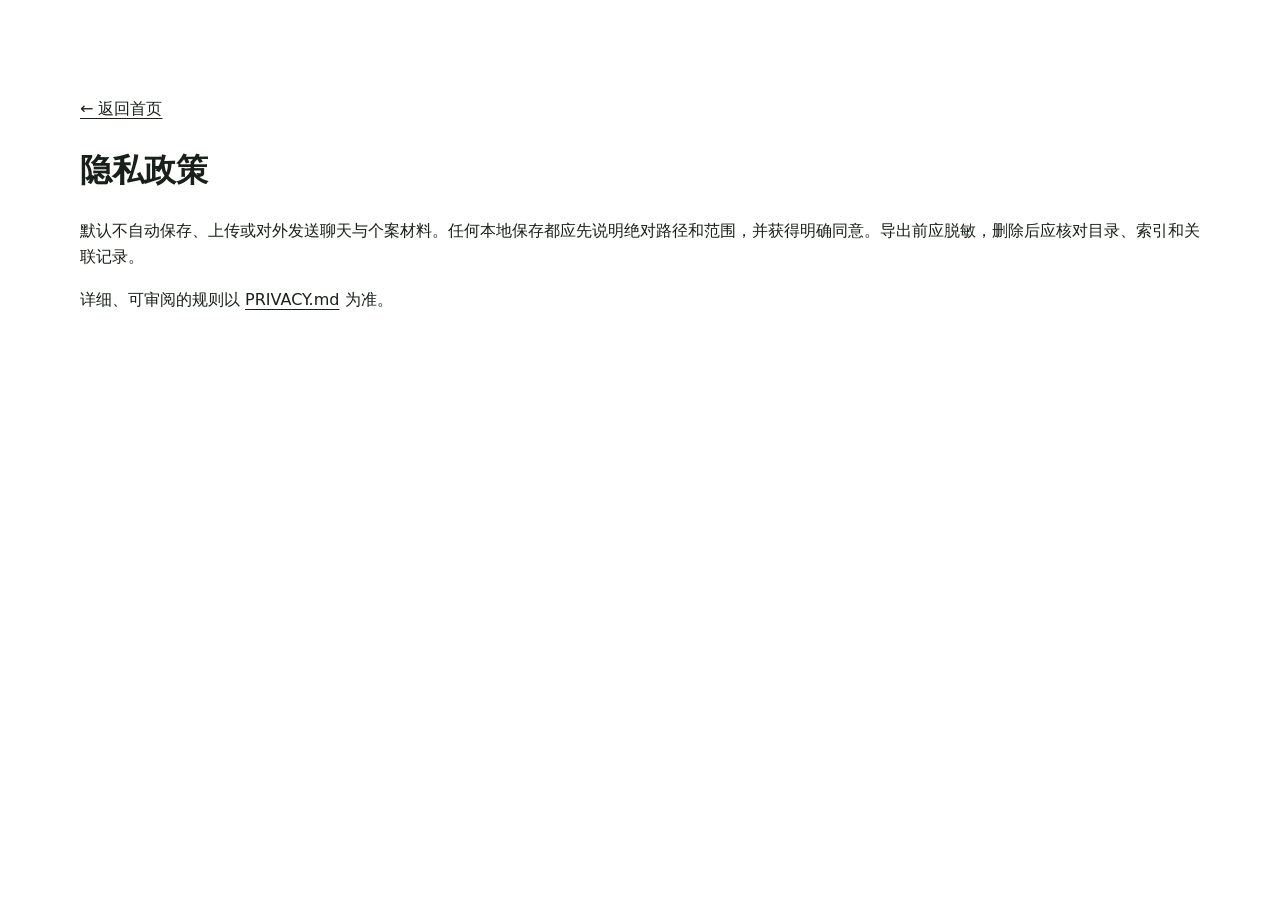
<file: site/privacy.html>
<!doctype html>
<html lang="zh-CN"><head><meta charset="utf-8"><meta name="viewport" content="width=device-width,initial-scale=1"><title>隐私政策 | Worker Rights CN</title><link rel="canonical" href="https://90le.github.io/worker-rights-cn/privacy.html"><link rel="stylesheet" href="styles.css"></head>
<body><main class="section"><div class="shell"><p><a href="https://90le.github.io/worker-rights-cn/">← 返回首页</a></p><h1>隐私政策</h1><p>默认不自动保存、上传或对外发送聊天与个案材料。任何本地保存都应先说明绝对路径和范围，并获得明确同意。导出前应脱敏，删除后应核对目录、索引和关联记录。</p><p>详细、可审阅的规则以 <a href="https://github.com/90le/worker-rights-cn/blob/main/PRIVACY.md">PRIVACY.md</a> 为准。</p></div></main></body></html>
</file>
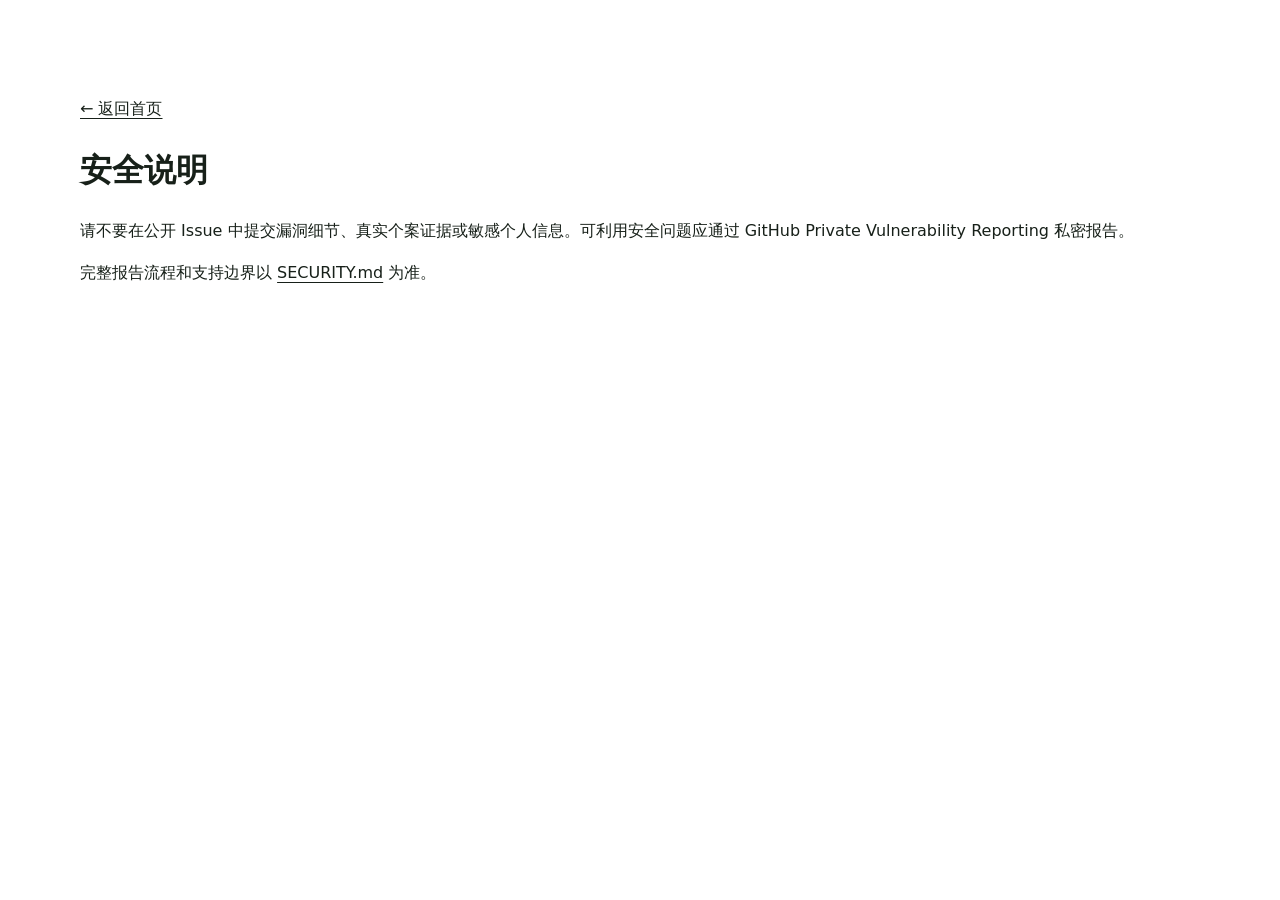
<file: site/security.html>
<!doctype html>
<html lang="zh-CN"><head><meta charset="utf-8"><meta name="viewport" content="width=device-width,initial-scale=1"><title>安全说明 | Worker Rights CN</title><link rel="canonical" href="https://90le.github.io/worker-rights-cn/security.html"><link rel="stylesheet" href="styles.css"></head>
<body><main class="section"><div class="shell"><p><a href="https://90le.github.io/worker-rights-cn/">← 返回首页</a></p><h1>安全说明</h1><p>请不要在公开 Issue 中提交漏洞细节、真实个案证据或敏感个人信息。可利用安全问题应通过 GitHub Private Vulnerability Reporting 私密报告。</p><p>完整报告流程和支持边界以 <a href="https://github.com/90le/worker-rights-cn/blob/main/SECURITY.md">SECURITY.md</a> 为准。</p></div></main></body></html>
</file>
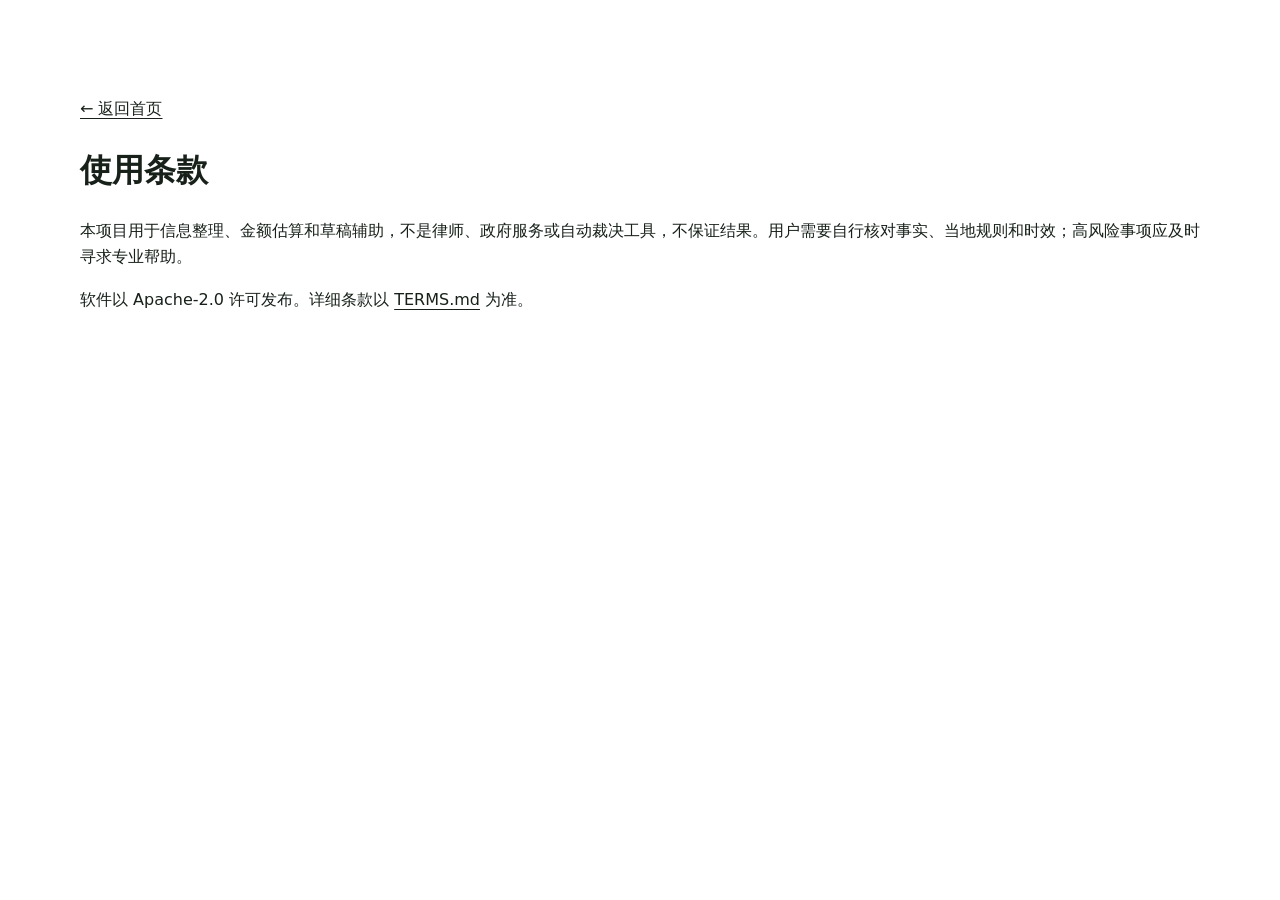
<file: site/terms.html>
<!doctype html>
<html lang="zh-CN"><head><meta charset="utf-8"><meta name="viewport" content="width=device-width,initial-scale=1"><title>使用条款 | Worker Rights CN</title><link rel="canonical" href="https://90le.github.io/worker-rights-cn/terms.html"><link rel="stylesheet" href="styles.css"></head>
<body><main class="section"><div class="shell"><p><a href="https://90le.github.io/worker-rights-cn/">← 返回首页</a></p><h1>使用条款</h1><p>本项目用于信息整理、金额估算和草稿辅助，不是律师、政府服务或自动裁决工具，不保证结果。用户需要自行核对事实、当地规则和时效；高风险事项应及时寻求专业帮助。</p><p>软件以 Apache-2.0 许可发布。详细条款以 <a href="https://github.com/90le/worker-rights-cn/blob/main/TERMS.md">TERMS.md</a> 为准。</p></div></main></body></html>
</file>
<file: site/styles.css>
:root {
  color-scheme: light;
  --green-900: #0b4f2d;
  --green-700: #0b6b3a;
  --green-100: #eaf2e8;
  --paper: #fffdf7;
  --white: #ffffff;
  --ink: #172019;
  --muted: #566159;
  --border: #c8d8cc;
  --amber: #a85f00;
  --amber-pale: #fff4dc;
  --shadow: 0 8px 24px rgba(11, 79, 45, 0.08);
  --font: system-ui, -apple-system, BlinkMacSystemFont, "Segoe UI", "PingFang SC", "Microsoft YaHei", sans-serif;
}

*, *::before, *::after { box-sizing: border-box; }
html { scroll-behavior: smooth; }
body { margin: 0; background: var(--white); color: var(--ink); font-family: var(--font); font-size: 16px; line-height: 1.65; }
img { display: block; max-width: 100%; }
a { color: inherit; text-decoration-thickness: 1px; text-underline-offset: 4px; }
button, a { -webkit-tap-highlight-color: transparent; }
button { font: 700 14px/1 var(--font); }
.shell { width: min(1120px, calc(100% - 48px)); margin-inline: auto; }
.skip-link { position: fixed; z-index: 100; top: 8px; left: 8px; padding: 10px 16px; background: var(--green-900); color: var(--white); transform: translateY(-160%); }
.skip-link:focus { transform: translateY(0); }
:focus-visible { outline: 3px solid #172019; outline-offset: 4px; border-radius: 4px; box-shadow: 0 0 0 7px #ffffff; }

.site-header { position: sticky; z-index: 20; top: 0; border-bottom: 1px solid #dfe9e1; background: rgba(255, 255, 255, 0.96); }
.header-inner { min-height: 72px; display: flex; align-items: center; justify-content: space-between; gap: 32px; }
.brand { display: flex; align-items: center; gap: 11px; color: var(--green-900); text-decoration: none; }
.brand-mark { width: 36px; height: 36px; display: grid; place-items: center; border: 2px solid var(--green-900); border-radius: 10px; font-size: 18px; font-weight: 900; }
.brand strong { display: block; font-size: 17px; line-height: 1.2; letter-spacing: .01em; }
.brand small { display: block; margin-top: 2px; color: var(--muted); font-size: 12px; }
.site-header nav { display: flex; align-items: center; gap: 26px; }
.site-header nav a { color: #273329; font-size: 14px; font-weight: 650; text-decoration: none; }
.site-header nav a:hover { color: var(--green-700); }
.github-link { padding-left: 24px; border-left: 1px solid var(--border); }

.hero { padding: 68px 0 34px; background: var(--paper); border-bottom: 1px solid var(--border); }
.hero-grid { display: grid; grid-template-columns: 1.02fr .98fr; align-items: center; gap: 64px; min-height: 410px; }
.project-label, .section-heading > p, .section-heading > div > p, .author-copy > p:first-child { margin: 0 0 10px; color: var(--green-700); font-size: 13px; font-weight: 800; letter-spacing: .14em; }
.hero h1 { margin: 0; max-width: 680px; color: var(--green-900); font-size: clamp(42px, 5vw, 62px); line-height: 1.16; letter-spacing: -.04em; }
.hero-lead { max-width: 620px; margin: 24px 0 0; font-size: 18px; line-height: 1.75; }
.hero-actions { display: flex; gap: 14px; margin-top: 30px; }
.button { display: inline-flex; min-height: 48px; align-items: center; justify-content: center; padding: 0 24px; border: 1px solid var(--green-700); border-radius: 10px; font-weight: 750; text-decoration: none; }
.button-primary { background: var(--green-700); color: var(--white); }
.button-primary:hover { background: var(--green-900); }
.button-secondary { background: var(--white); color: var(--green-900); }
.hero-note { margin: 20px 0 0; color: var(--muted); font-size: 14px; }
.hero-art { position: relative; height: 340px; }
.paper-stack { position: absolute; border: 2px solid var(--green-900); border-radius: 12px; background: var(--paper); box-shadow: var(--shadow); }
.paper-back { inset: 48px 26px 42px 100px; transform: rotate(4deg); background: var(--green-100); }
.paper-front { inset: 36px 82px 48px 30px; padding: 64px 42px 32px; transform: rotate(-2deg); }
.paper-front::before { content: "事实 · 证据 · 选择"; position: absolute; top: 24px; left: 38px; color: var(--green-900); font-size: 17px; font-weight: 800; }
.paper-line { display: block; width: 72%; height: 2px; margin: 22px 0; background: #8daf9a; }
.line-long { width: 92%; }
.line-short { width: 56%; }
.folder-shape { position: absolute; top: 12px; right: 8px; width: 158px; height: 112px; border: 2px solid var(--green-900); border-radius: 8px; background: #dce9d8; transform: rotate(5deg); }
.folder-shape::before { content: ""; position: absolute; top: -20px; left: 12px; width: 72px; height: 24px; border: 2px solid var(--green-900); border-bottom: 0; border-radius: 7px 7px 0 0; background: #dce9d8; }
.pen-shape { position: absolute; z-index: 3; right: 80px; bottom: 54px; width: 18px; height: 150px; border: 2px solid var(--green-900); border-radius: 9px 9px 3px 3px; background: var(--green-700); transform: rotate(28deg); box-shadow: 5px 7px 0 rgba(11, 79, 45, .12); }
.sticky-note { position: absolute; z-index: 4; right: 2px; bottom: 28px; width: 92px; min-height: 78px; display: grid; place-items: center; padding: 10px; border: 1px solid #cf991d; background: #fff1be; color: #634100; text-align: center; font-weight: 800; transform: rotate(5deg); box-shadow: var(--shadow); }
.boundary { display: flex; gap: 18px; margin-top: 38px; padding-top: 24px; border-top: 1px solid var(--border); }
.boundary strong { flex: 0 0 auto; color: var(--green-900); }
.boundary p { margin: 0; color: var(--muted); }

.urgent-strip { border-bottom: 1px solid #e4b86e; background: var(--amber-pale); color: #583a0d; }
.urgent-grid { display: grid; grid-template-columns: repeat(3, 1fr); }
.urgent-grid article { position: relative; padding: 22px 30px 22px 46px; }
.urgent-grid article + article { border-left: 1px solid #e4b86e; }
.urgent-grid article::before { content: "!"; position: absolute; left: 16px; top: 21px; width: 22px; height: 22px; display: grid; place-items: center; border-radius: 50%; background: var(--amber); color: var(--white); font-size: 13px; font-weight: 900; }
.urgent-grid strong { color: #854e05; }
.urgent-grid p { margin: 3px 0 0; font-size: 14px; line-height: 1.55; }

.section { padding: 80px 0; }
.section-heading { margin-bottom: 36px; }
.section-heading h2, .author h2 { margin: 0; color: var(--green-900); font-size: clamp(30px, 3.4vw, 44px); line-height: 1.2; letter-spacing: -.025em; }
.split-heading { display: flex; align-items: end; justify-content: space-between; gap: 48px; }
.split-heading > p { max-width: 420px; margin: 0 0 4px; color: var(--muted); }
.step-rail { position: relative; display: grid; grid-template-columns: repeat(4, 1fr); gap: 34px; margin: 0; padding: 0; list-style: none; }
.step-rail::before { content: ""; position: absolute; top: 20px; right: 9%; left: 9%; border-top: 1px dashed #8eaf98; }
.step-rail li { position: relative; display: flex; gap: 16px; align-items: flex-start; }
.step-number { position: relative; z-index: 1; flex: 0 0 40px; height: 40px; display: grid; place-items: center; border: 5px solid var(--white); border-radius: 50%; background: var(--green-900); color: var(--white); font-weight: 800; }
.step-rail h3 { margin: 5px 0 6px; color: var(--green-900); font-size: 18px; }
.step-rail p { margin: 0; color: var(--muted); font-size: 14px; }

.scenarios { background: #f7faf7; border-block: 1px solid #e1eae3; }
.scenario-list { display: grid; grid-template-columns: repeat(5, 1fr); border: 1px solid var(--border); border-radius: 14px; background: var(--white); overflow: hidden; box-shadow: var(--shadow); }
.scenario-list article { min-height: 226px; padding: 24px 20px; }
.scenario-list article + article { border-left: 1px solid var(--border); }
.scenario-list span { color: #72917c; font-size: 13px; font-weight: 800; }
.scenario-list h3 { margin: 30px 0 10px; color: var(--green-900); font-size: 18px; }
.scenario-list p { margin: 0; color: var(--muted); font-size: 14px; }

.example { background: var(--paper); }
.example-layout { display: grid; grid-template-columns: .85fr 2.15fr; gap: 24px; }
.sample-prompt { padding: 28px; border: 1px solid var(--green-900); border-radius: 14px; background: var(--green-900); color: var(--white); }
.sample-prompt span { font-size: 13px; font-weight: 800; letter-spacing: .1em; }
.sample-prompt p { margin: 24px 0 38px; font-size: 17px; }
.sample-prompt small { color: #d8e8dd; }
.answer-grid { display: grid; grid-template-columns: repeat(2, 1fr); gap: 16px; }
.answer-grid article { position: relative; padding: 24px 24px 24px 62px; border: 1px solid var(--border); border-radius: 12px; background: var(--white); }
.answer-grid b { position: absolute; top: 24px; left: 22px; width: 26px; height: 26px; display: grid; place-items: center; border-radius: 50%; background: var(--green-100); color: var(--green-900); }
.answer-grid h3 { margin: 0 0 8px; color: var(--green-900); font-size: 17px; }
.answer-grid p { margin: 0; color: var(--muted); font-size: 14px; }

.trust { background: var(--green-900); color: var(--white); }
.light-heading { display: grid; grid-template-columns: 1fr auto; align-items: end; }
.light-heading > p { grid-column: 1 / -1; color: #b9d5c1; }
.light-heading h2 { color: var(--white); }
.light-heading span { max-width: 340px; color: #d9e8dc; }
.host-privacy-note { max-width: 820px; margin: -14px 0 28px; color: #d9e8dc; }
.trust-rail { display: grid; grid-template-columns: repeat(5, 1fr); border-block: 1px solid #46775a; }
.trust-rail article { padding: 30px 22px; }
.trust-rail article + article { border-left: 1px solid #46775a; }
.trust-rail article > span { width: 40px; height: 40px; display: grid; place-items: center; border: 1px solid #7daa89; border-radius: 50%; color: #eaf4ec; font-size: 20px; }
.trust-rail h3 { margin: 20px 0 8px; font-size: 17px; }
.trust-rail p { margin: 0; color: #c8ddce; font-size: 14px; }

.install-layout { display: grid; grid-template-columns: 1.45fr .75fr; gap: 24px; }
.codex-card, .adapter-panel { padding: 30px; border: 1px solid var(--border); border-radius: 14px; background: var(--white); box-shadow: var(--shadow); }
.codex-card > div:first-child { display: flex; align-items: center; gap: 16px; }
.host-logo { flex: 0 0 52px; height: 52px; display: grid; place-items: center; border: 2px solid var(--green-900); border-radius: 14px; color: var(--green-900); font-size: 24px; font-weight: 900; }
.codex-card h3, .adapter-panel h3 { margin: 0; color: var(--green-900); font-size: 21px; }
.codex-card > div:first-child p, .adapter-panel > p { margin: 4px 0 0; color: var(--muted); }
.command-row { display: flex; align-items: stretch; margin: 24px 0; border: 1px solid #abc3b1; border-radius: 10px; overflow: hidden; background: #f3f8f3; }
.command-row code { min-width: 0; flex: 1; padding: 16px; overflow-wrap: anywhere; color: #123b23; font-family: ui-monospace, SFMono-Regular, Consolas, monospace; font-size: 14px; }
.command-row button { min-width: 104px; border: 0; border-left: 1px solid #abc3b1; background: var(--green-700); color: var(--white); cursor: pointer; }
.command-row button:hover { background: var(--green-900); }
.codex-card ol { padding-left: 22px; color: #354039; }
.codex-card li + li { margin-top: 8px; }
.install-warning { margin: 22px 0 0; padding: 14px 16px; border-left: 3px solid var(--amber); background: var(--amber-pale); color: #614313; font-size: 14px; }
.adapter-panel ul { margin: 24px 0; padding: 0; border-block: 1px solid var(--border); list-style: none; }
.adapter-panel li { display: flex; justify-content: space-between; gap: 12px; padding: 14px 0; }
.adapter-panel li + li { border-top: 1px solid #e3ebe5; }
.adapter-panel li span { color: var(--muted); font-size: 13px; }
.adapter-panel a { color: var(--green-700); font-weight: 750; }

.docs { padding-top: 16px; }
.doc-links { display: grid; grid-template-columns: repeat(3, 1fr); border-block: 1px solid var(--border); }
.doc-links a { display: flex; flex-direction: column; padding: 24px 22px; text-decoration: none; }
.doc-links a:nth-child(-n + 3) { border-bottom: 1px solid var(--border); }
.doc-links a:not(:nth-child(3n + 1)) { border-left: 1px solid var(--border); }
.doc-links a:hover { background: var(--green-100); }
.doc-links strong { color: var(--green-900); }
.doc-links span { margin-top: 4px; color: var(--muted); font-size: 14px; }

.official-account { border-block: 1px solid #e1eae3; background: var(--paper); }
.official-account-layout { display: grid; grid-template-columns: 1fr 330px; align-items: center; gap: 100px; }
.official-account h2 { margin: 0; color: var(--green-900); font-size: clamp(30px, 3.4vw, 44px); line-height: 1.2; letter-spacing: -.025em; }
.official-account-copy > p:not(.project-label) { max-width: 640px; color: #354139; font-size: 17px; }
.official-account-note { margin-top: 24px; padding: 14px 16px; border-left: 3px solid var(--amber); background: var(--amber-pale); color: #614313 !important; font-size: 14px !important; }
.official-account-qr { width: 100%; margin: 0; padding: 16px; border: 1px solid var(--border); border-radius: 14px; background: var(--white); box-shadow: var(--shadow); }
.official-account-qr img { width: 100%; height: auto; }
.official-account-qr figcaption { margin-top: 12px; color: var(--muted); font-size: 13px; text-align: center; }

.author { background: var(--green-100); }
.author-layout { display: grid; grid-template-columns: 1fr 380px; align-items: center; gap: 80px; }
.location { display: inline-block; margin: 12px 0 20px; color: var(--green-700); font-weight: 750; }
.author-copy > p:not(:first-child) { max-width: 620px; color: #354139; font-size: 17px; }
.author-copy dl { margin: 26px 0 0; }
.author-copy dl div { display: grid; grid-template-columns: 92px 1fr; padding: 11px 0; border-top: 1px solid #b9ccbd; }
.author-copy dt { color: var(--muted); }
.author-copy dd { margin: 0; font-weight: 700; }
.author-contact { margin: 0; padding: 18px; border: 1px solid var(--border); border-radius: 14px; background: var(--white); box-shadow: var(--shadow); }
.author-image { width: 100%; max-height: 470px; object-fit: contain; background: var(--white); }
.author-contact figcaption { margin-top: 12px; color: var(--muted); font-size: 13px; text-align: center; }

.closing-boundary { border-block: 1px solid #e4b86e; background: var(--amber-pale); }
.closing-boundary .shell { display: flex; gap: 24px; padding-block: 24px; }
.closing-boundary strong { flex: 0 0 auto; color: #794802; }
.closing-boundary p { margin: 0; color: #5b421d; }
.site-footer { background: #102218; color: #dce8df; }
.footer-top { display: flex; justify-content: space-between; gap: 48px; padding-block: 40px; }
.footer-top strong { color: var(--white); font-size: 18px; }
.footer-top p { margin: 4px 0 0; color: #aebeb2; font-size: 14px; }
.footer-top nav { display: flex; flex-wrap: wrap; justify-content: flex-end; gap: 12px 22px; max-width: 580px; }
.footer-top nav a { color: #dce8df; font-size: 14px; }
.footer-bottom { display: flex; justify-content: space-between; padding-block: 18px; border-top: 1px solid #34463a; color: #9eb0a3; font-size: 13px; }

@media (max-width: 1024px) {
  .site-header nav { gap: 16px; }
  .hero-grid { gap: 24px; }
  .hero-art { transform: scale(.88); transform-origin: center; }
  .step-rail { grid-template-columns: repeat(2, 1fr); row-gap: 28px; }
  .step-rail::before { display: none; }
  .scenario-list { grid-template-columns: repeat(2, 1fr); }
  .scenario-list article { min-height: 180px; border-bottom: 1px solid var(--border); }
  .scenario-list article + article { border-left: 0; }
  .scenario-list article:nth-child(even) { border-left: 1px solid var(--border); }
  .scenario-list article:last-child { grid-column: 1 / -1; border-bottom: 0; }
  .trust-rail { grid-template-columns: repeat(3, 1fr); }
  .trust-rail article + article { border-left: 0; }
  .trust-rail article:not(:nth-child(3n + 1)) { border-left: 1px solid #46775a; }
  .trust-rail article:nth-child(-n + 3) { border-bottom: 1px solid #46775a; }
  .install-layout { grid-template-columns: 1fr; }
  .official-account-layout { gap: 48px; }
}

@media (max-width: 767px) {
  .shell { width: min(100% - 40px, 1120px); }
  .site-header { position: static; }
  .header-inner { display: block; padding-block: 14px; }
  .brand { width: max-content; }
  .site-header nav { margin-top: 14px; padding-top: 12px; border-top: 1px solid #e3ebe5; gap: 10px 18px; flex-wrap: wrap; }
  .site-header nav a { font-size: 13px; }
  .github-link { padding-left: 0; border-left: 0; }
  .hero { padding-top: 46px; }
  .hero-grid { grid-template-columns: 1fr; }
  .hero h1 { font-size: clamp(39px, 12vw, 52px); }
  .hero-lead { font-size: 17px; }
  .hero-actions { flex-direction: column; }
  .button { width: 100%; }
  .hero-art { height: 300px; transform: none; }
  .paper-back { inset: 45px 20px 36px 70px; }
  .paper-front { inset: 35px 60px 44px 4px; padding-inline: 28px; }
  .folder-shape { width: 130px; height: 96px; }
  .pen-shape { right: 60px; }
  .sticky-note { right: -5px; bottom: 20px; }
  .boundary { display: block; margin-top: 20px; }
  .boundary p { margin-top: 6px; }
  .urgent-grid { grid-template-columns: 1fr; }
  .urgent-grid article + article { border-top: 1px solid #e4b86e; border-left: 0; }
  .section { padding: 60px 0; }
  .split-heading, .light-heading { display: block; }
  .split-heading > p, .light-heading span { display: block; margin-top: 16px; }
  .step-rail { grid-template-columns: 1fr; }
  .scenario-list { grid-template-columns: 1fr; }
  .scenario-list article, .scenario-list article:nth-child(even) { min-height: 0; border-right: 0; border-bottom: 1px solid var(--border); border-left: 0; }
  .scenario-list article:last-child { grid-column: auto; }
  .scenario-list h3 { margin-top: 16px; }
  .example-layout, .answer-grid { grid-template-columns: 1fr; }
  .trust-rail { grid-template-columns: 1fr; }
  .trust-rail article, .trust-rail article:not(:nth-child(3n + 1)) { border-right: 0; border-bottom: 1px solid #46775a; border-left: 0; }
  .trust-rail article:last-child { border-bottom: 0; }
  .codex-card, .adapter-panel { padding: 22px; }
  .command-row { display: block; }
  .command-row code { display: block; }
  .command-row button { width: 100%; min-height: 46px; border-top: 1px solid #abc3b1; border-left: 0; }
  .doc-links { grid-template-columns: 1fr; }
  .doc-links a, .doc-links a:nth-child(-n + 3), .doc-links a:not(:nth-child(3n + 1)) { border-right: 0; border-bottom: 1px solid var(--border); border-left: 0; }
  .doc-links a:last-child { border-bottom: 0; }
  .official-account-layout { grid-template-columns: 1fr; gap: 36px; }
  .official-account-qr { max-width: 360px; margin-inline: auto; }
  .author-layout { grid-template-columns: 1fr; gap: 36px; }
  .author-contact { width: 100%; max-width: 420px; margin-inline: auto; }
  .author-image { max-height: 420px; }
  .closing-boundary .shell, .footer-top, .footer-bottom { display: block; }
  .closing-boundary p { margin-top: 6px; }
  .footer-top nav { justify-content: flex-start; margin-top: 24px; }
  .footer-bottom span { display: block; }
  .footer-bottom span + span { margin-top: 5px; }
}

@media (prefers-reduced-motion: reduce) {
  html { scroll-behavior: auto; }
  *, *::before, *::after { animation-duration: 0.01ms !important; animation-iteration-count: 1 !important; transition-duration: 0.01ms !important; }
}
</file>
